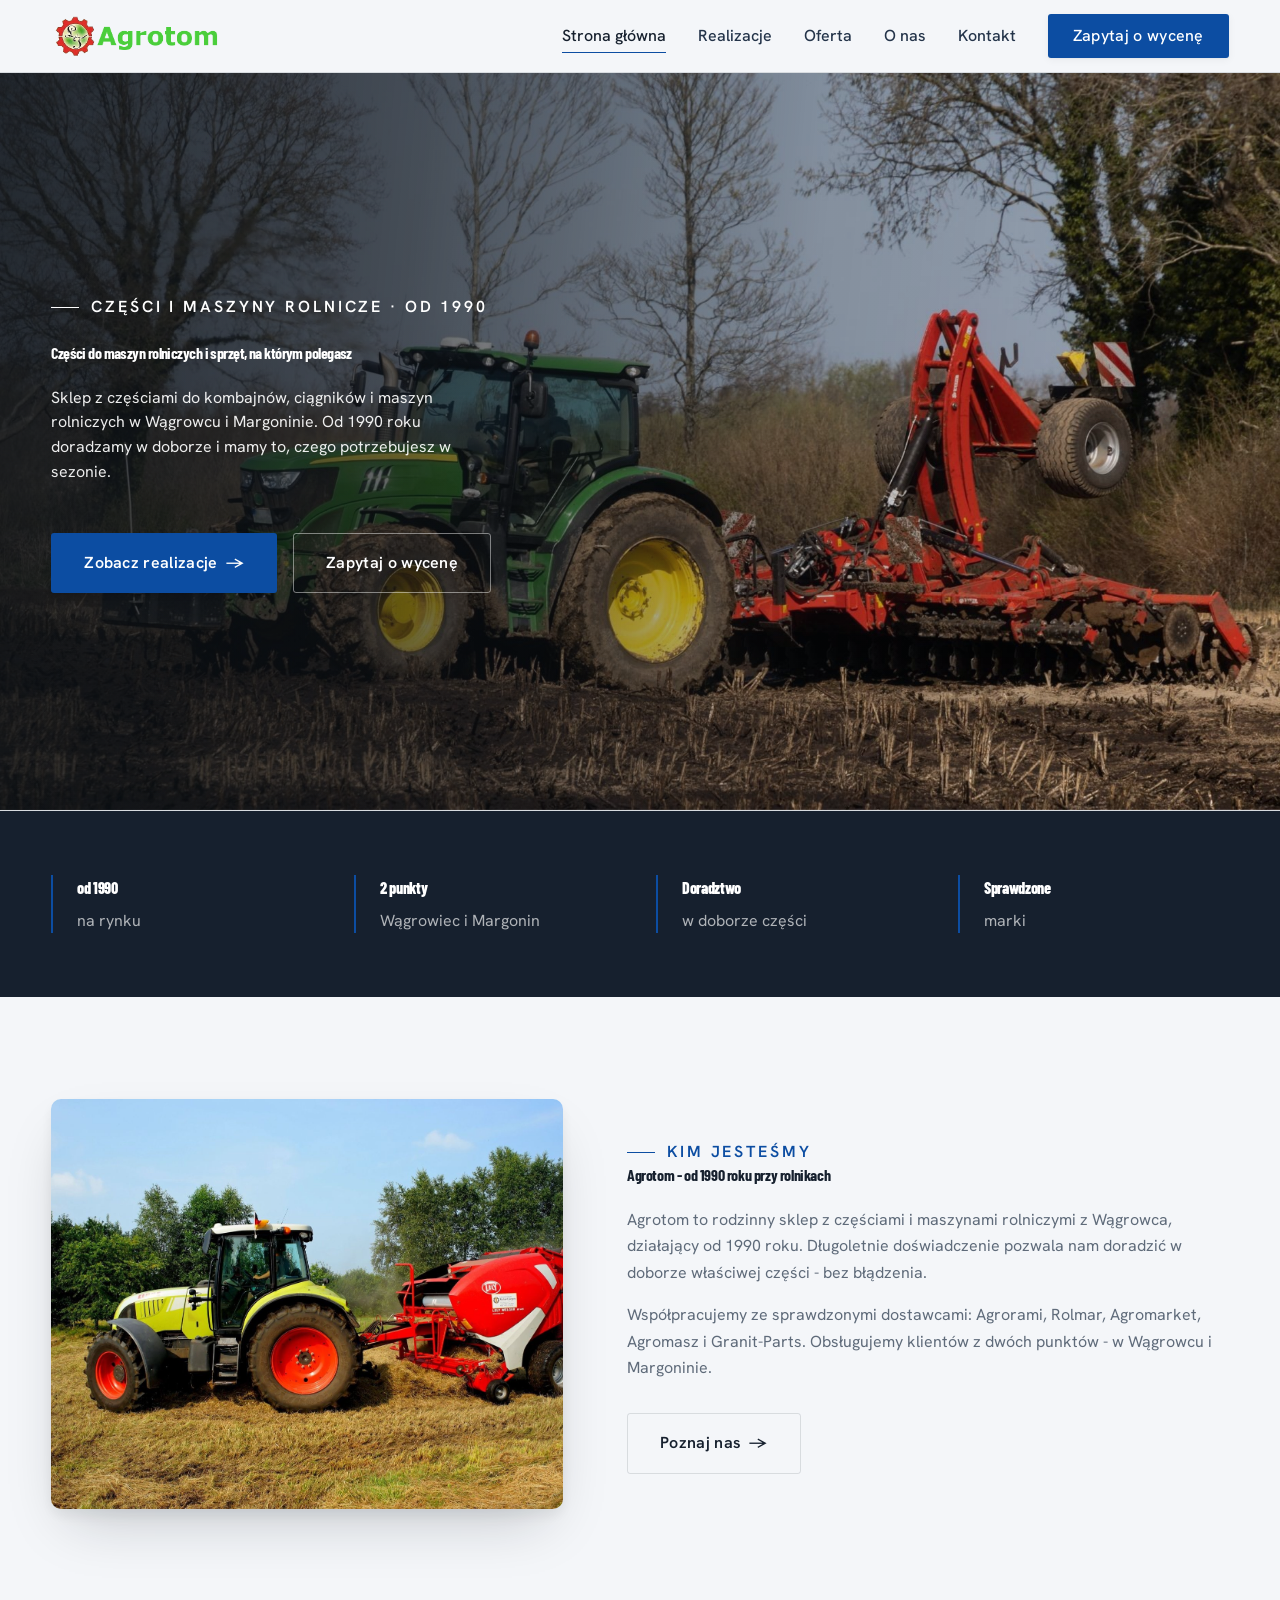
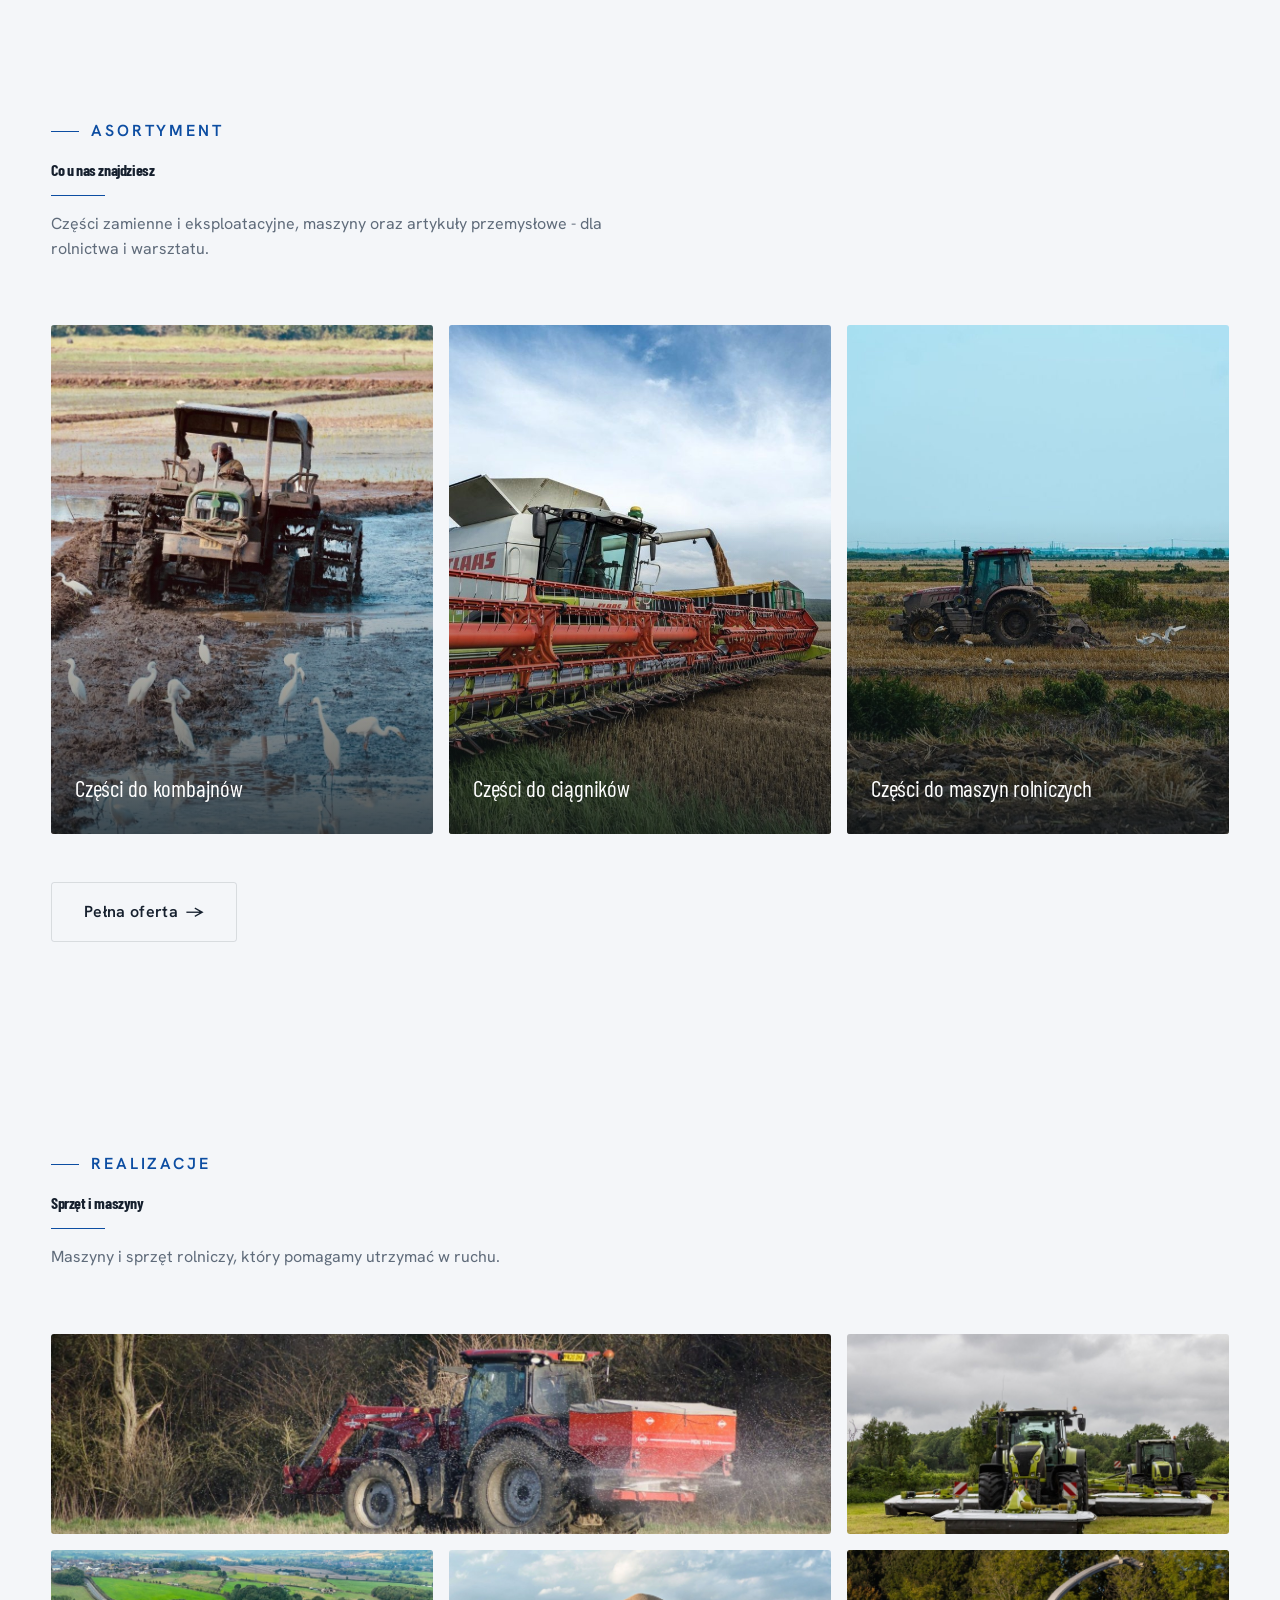
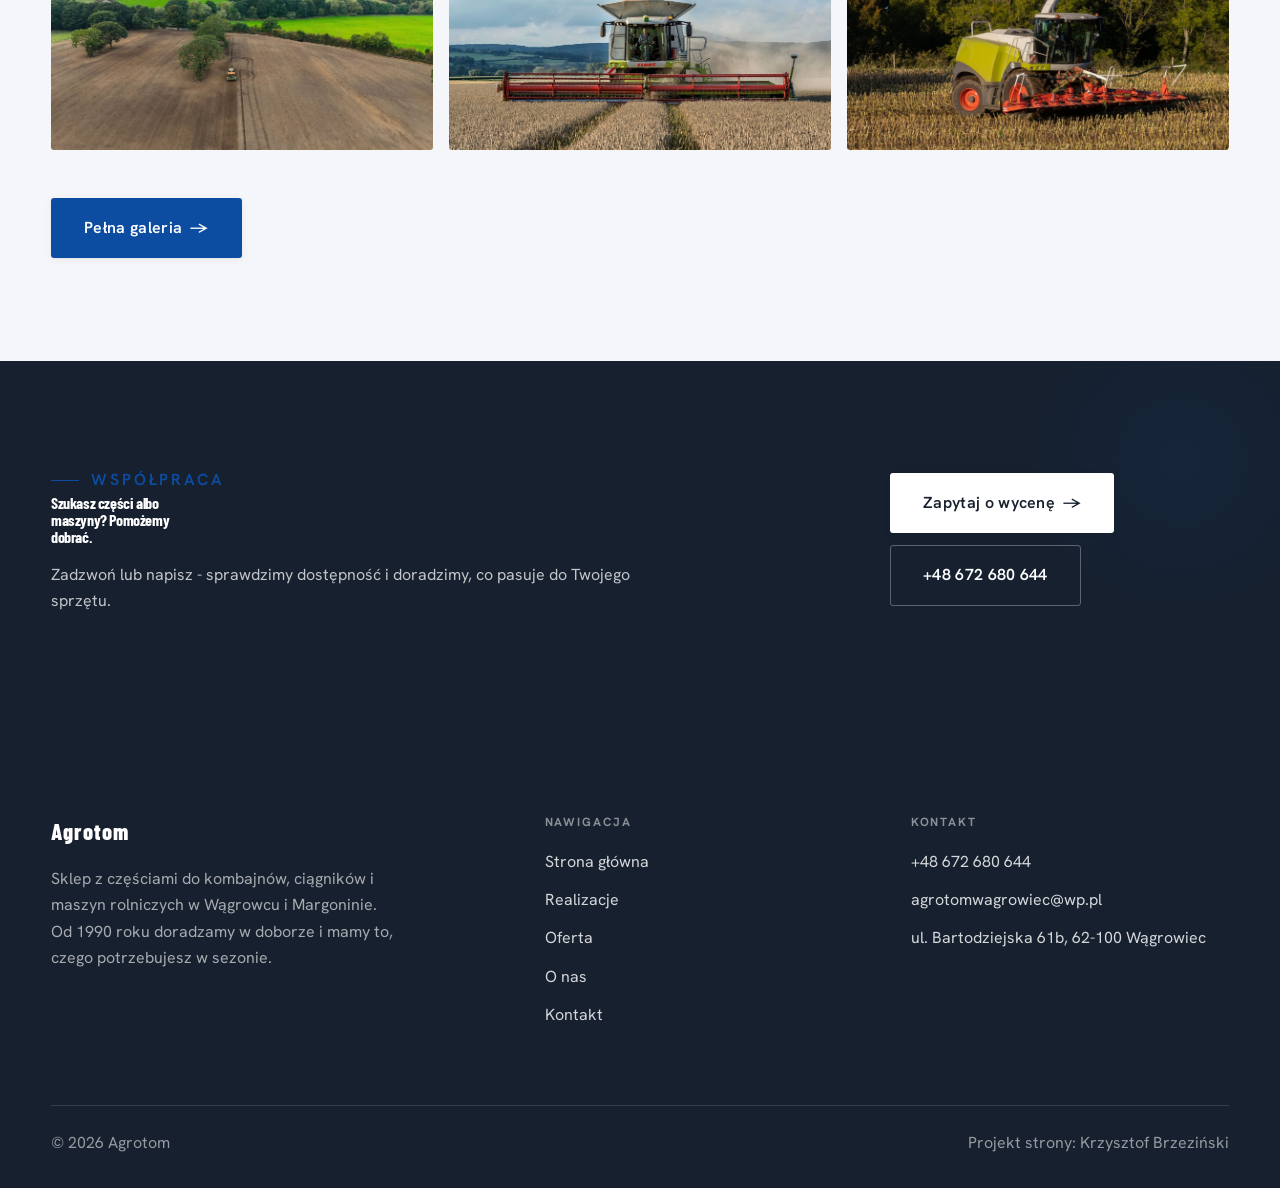
<file: index.html>
<!DOCTYPE html>
<html lang="pl">
<head>
<meta charset="UTF-8">
<meta name="viewport" content="width=device-width, initial-scale=1.0">
<title>Agrotom</title>
<meta name="description" content="Agrotom - solidne usługi w okolicy: instalacje, naprawy, awarie i montaż. Wycena przed pracą, sprawny dojazd, gwarancja na pracę. Zadzwoń i umów termin.">
<link rel="preconnect" href="https://fonts.googleapis.com">
<link rel="preconnect" href="https://fonts.gstatic.com" crossorigin>
<link href="https://fonts.googleapis.com/css2?family=Barlow+Condensed:wght@500;600;700&family=Hanken+Grotesk:wght@400;500;600&display=swap" rel="stylesheet">
<link rel="stylesheet" href="assets/styles.css">
</head>
<body>

<header class="nav">
  <div class="wrap nav-inner">
    <a class="brand brand-has-logo" href="index.html"><img class="brand-logo" src="img/logo.png" alt="Agrotom"></a>
    <nav class="nav-links">
      <a href="index.html" class="active">Strona główna</a>
      <a href="realizacje.html">Realizacje</a>
      <a href="oferta.html">Oferta</a>
      <a href="o-nas.html">O nas</a>
      <a href="kontakt.html">Kontakt</a>
      <a href="kontakt.html" class="btn btn-accent">Zapytaj o wycenę</a>
    </nav>
    <button class="nav-toggle" aria-label="Menu"><span></span><span></span><span></span></button>
  </div>
</header>

<section class="hero-cine">
  <img src="img/hero.jpg" alt="Agrotom - Części do maszyn rolniczych i sprzęt, na którym polegasz">
  <div class="wrap">
    <div class="hero-copy">
      <span class="eyebrow">Części i maszyny rolnicze · od 1990</span>
      <h1>Części do maszyn rolniczych i sprzęt, na którym polegasz</h1>
      <p class="lead">Sklep z częściami do kombajnów, ciągników i maszyn rolniczych w Wągrowcu i Margoninie. Od 1990 roku doradzamy w doborze i mamy to, czego potrzebujesz w sezonie.</p>
      <div class="hero-actions">
        <a href="realizacje.html" class="btn btn-accent">Zobacz realizacje <span class="arr">→</span></a>
        <a href="kontakt.html" class="btn btn-ghost" style="color:#fff;border-color:rgba(255,255,255,.45)">Zapytaj o wycenę</a>
      </div>
    </div>
  </div>
</section>
<section class="strip" style="padding-block:0">
  <div class="wrap">
    <div class="item reveal"><div class="k">od 1990</div><div class="v">na rynku</div></div>
    <div class="item reveal"><div class="k">2 punkty</div><div class="v">Wągrowiec i Margonin</div></div>
    <div class="item reveal"><div class="k">Doradztwo</div><div class="v">w doborze części</div></div>
    <div class="item reveal"><div class="k">Sprawdzone</div><div class="v">marki</div></div>
  </div>
</section>
<section>
  <div class="wrap split">
    <div class="split-art reveal"><img src="img/g1.jpg" alt="Agrotom - realizacja" loading="lazy"></div>
    <div class="split-copy reveal">
      <span class="eyebrow">Kim jesteśmy</span>
      <h2>Agrotom - od 1990 roku przy rolnikach</h2>
      <p class="muted">Agrotom to rodzinny sklep z częściami i maszynami rolniczymi z Wągrowca, działający od 1990 roku. Długoletnie doświadczenie pozwala nam doradzić w doborze właściwej części - bez błądzenia.</p>
      <p class="muted">Współpracujemy ze sprawdzonymi dostawcami: Agrorami, Rolmar, Agromarket, Agromasz i Granit-Parts. Obsługujemy klientów z dwóch punktów - w Wągrowcu i Margoninie.</p>
      <a href="o-nas.html" class="btn btn-ghost">Poznaj nas <span class="arr">→</span></a>
    </div>
  </div>
</section>
<section>
  <div class="wrap">
    <div class="head reveal">
      <span class="eyebrow">Asortyment</span>
      <h2>Co u nas znajdziesz</h2>
      <p>Części zamienne i eksploatacyjne, maszyny oraz artykuły przemysłowe - dla rolnictwa i warsztatu.</p>
    </div>
    <div class="gateways">
      <a href="oferta.html" class="gateway reveal"><img src="img/g2.jpg" alt="Części do kombajnów" loading="lazy"><span class="g-ttl">Części do kombajnów</span></a>
      <a href="oferta.html" class="gateway reveal"><img src="img/g3.jpg" alt="Części do ciągników" loading="lazy"><span class="g-ttl">Części do ciągników</span></a>
      <a href="oferta.html" class="gateway reveal"><img src="img/g4.jpg" alt="Części do maszyn rolniczych" loading="lazy"><span class="g-ttl">Części do maszyn rolniczych</span></a>
    </div>
    <div style="margin-top:var(--space-7)" class="reveal"><a href="oferta.html" class="btn btn-ghost">Pełna oferta <span class="arr">→</span></a></div>
  </div>
</section>
<section>
  <div class="wrap">
    <div class="head reveal">
      <span class="eyebrow">Realizacje</span>
      <h2>Sprzęt i maszyny</h2>
      <p>Maszyny i sprzęt rolniczy, który pomagamy utrzymać w ruchu.</p>
    </div>
    <div class="gallery">
      <div class="tile t-two3 reveal"><img src="img/g5.jpg" alt="Instalacja" loading="lazy"><div class="cap">Instalacja</div></div>
      <div class="tile t-third reveal"><img src="img/g6.jpg" alt="Naprawa awarii" loading="lazy"><div class="cap">Naprawa awarii</div></div>
      <div class="tile t-third reveal"><img src="img/g7.jpg" alt="Montaż osprzętu" loading="lazy"><div class="cap">Montaż osprzętu</div></div>
      <div class="tile t-third reveal"><img src="img/g8.jpg" alt="Ekipa przy pracy" loading="lazy"><div class="cap">Ekipa przy pracy</div></div>
      <div class="tile t-third reveal"><img src="img/g9.jpg" alt="Przed i po" loading="lazy"><div class="cap">Przed i po</div></div>
    </div>
    <div style="margin-top:var(--space-7)" class="reveal"><a href="realizacje.html" class="btn btn-accent">Pełna galeria <span class="arr">→</span></a></div>
  </div>
</section>
<section class="cta">
  <div class="wrap">
    <div class="reveal">
      <span class="eyebrow">Współpraca</span>
      <h2>Szukasz części albo maszyny? Pomożemy dobrać.</h2>
      <p>Zadzwoń lub napisz - sprawdzimy dostępność i doradzimy, co pasuje do Twojego sprzętu.</p>
    </div>
    <div class="cta-actions reveal">
      <a href="kontakt.html" class="btn btn-light">Zapytaj o wycenę <span class="arr">→</span></a>
      <a href="tel:+48672680644" class="btn btn-ghost" style="color:#fff;border-color:rgba(255,255,255,.3)">+48 672 680 644</a>
    </div>
  </div>
</section>

<footer>
  <div class="wrap">
    <div class="foot-grid">
      <div class="foot-brand">
        <div class="name">Agrotom</div>
        <p>Sklep z częściami do kombajnów, ciągników i maszyn rolniczych w Wągrowcu i Margoninie. Od 1990 roku doradzamy w doborze i mamy to, czego potrzebujesz w sezonie.</p>
      </div>
      <div class="foot-col">
        <h4>Nawigacja</h4>
        <a href="index.html">Strona główna</a>
        <a href="realizacje.html">Realizacje</a>
        <a href="oferta.html">Oferta</a>
        <a href="o-nas.html">O nas</a>
        <a href="kontakt.html">Kontakt</a>
      </div>
      <div class="foot-col">
        <h4>Kontakt</h4>
        <a href="tel:+48672680644">+48 672 680 644</a>
        <a href="mailto:agrotomwagrowiec@wp.pl">agrotomwagrowiec@wp.pl</a>
        <p>ul. Bartodziejska 61b, 62-100 Wągrowiec</p>
      </div>
    </div>
    <div class="foot-bot">
      <span>© 2026 Agrotom</span>
      <span>Projekt strony: Krzysztof Brzeziński</span>
    </div>
  </div>
</footer>


<script src="assets/main.js"></script>
</body>
</html>
</file>
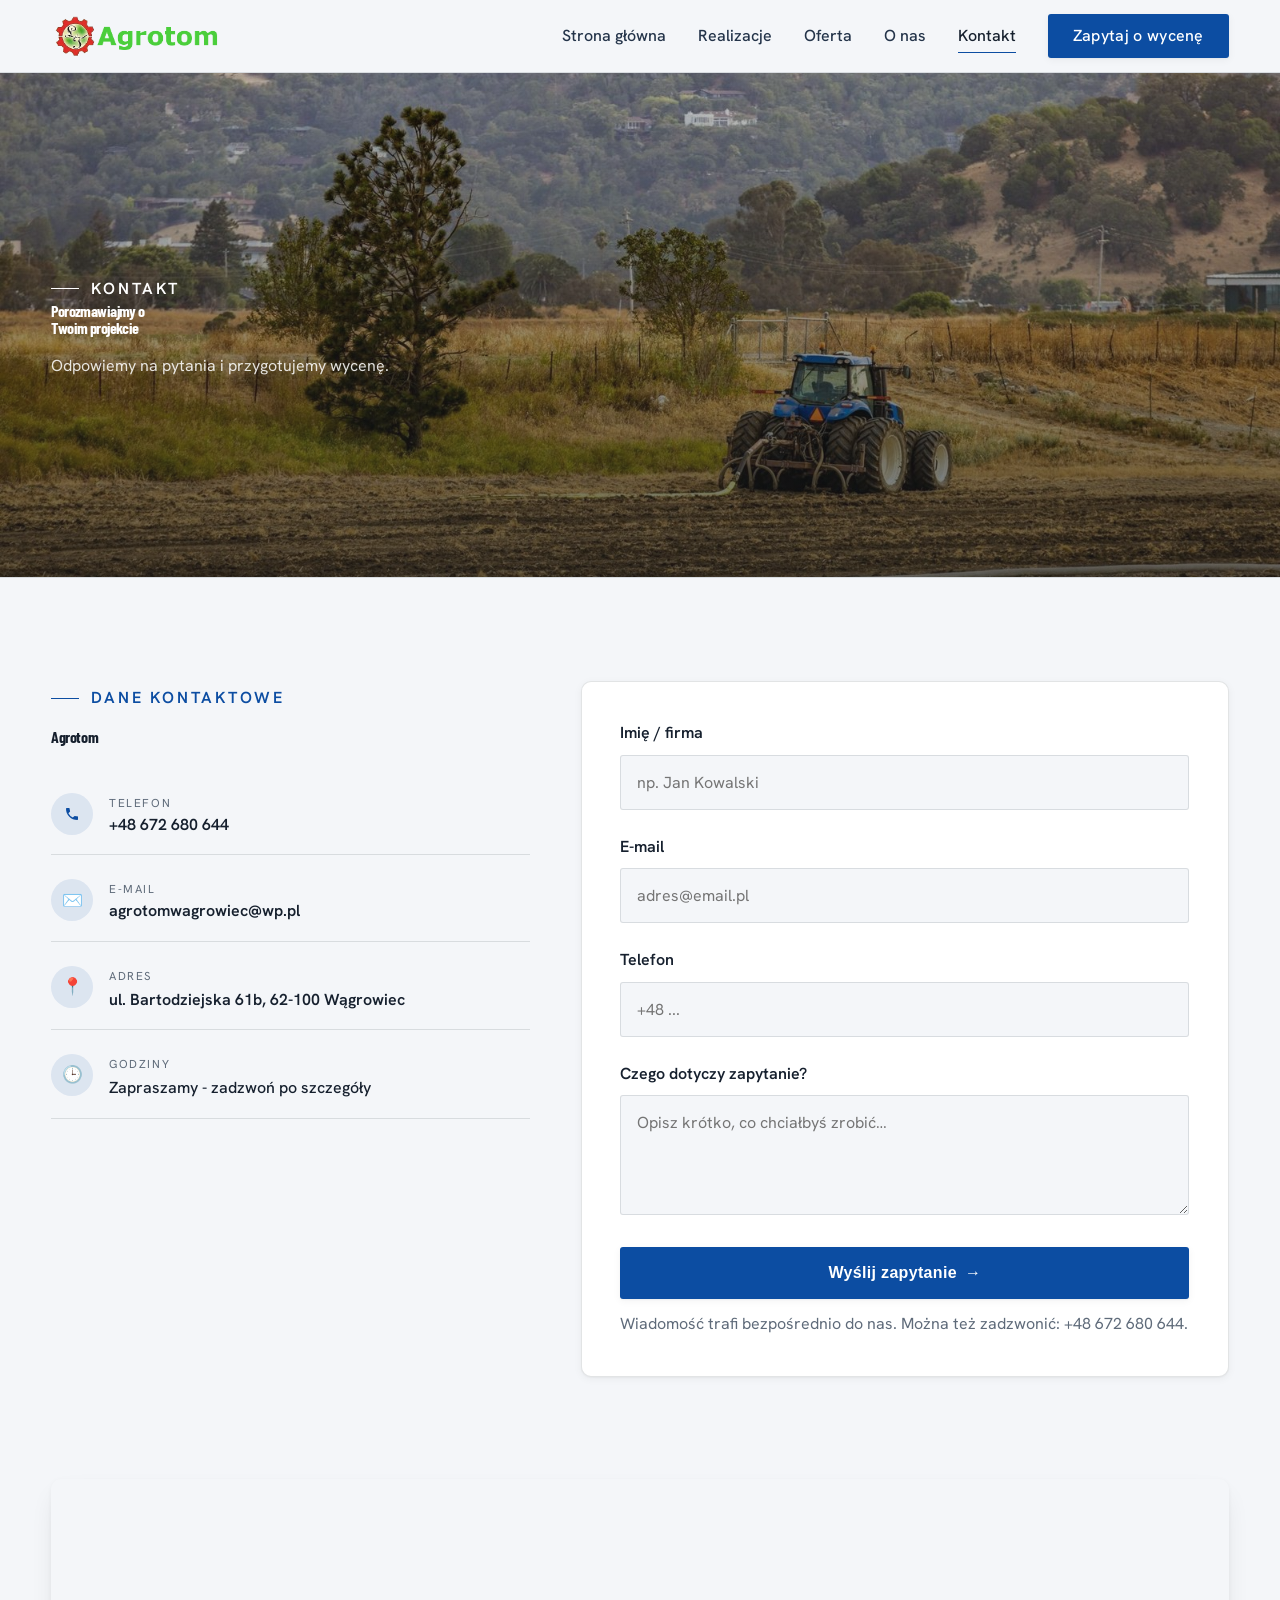
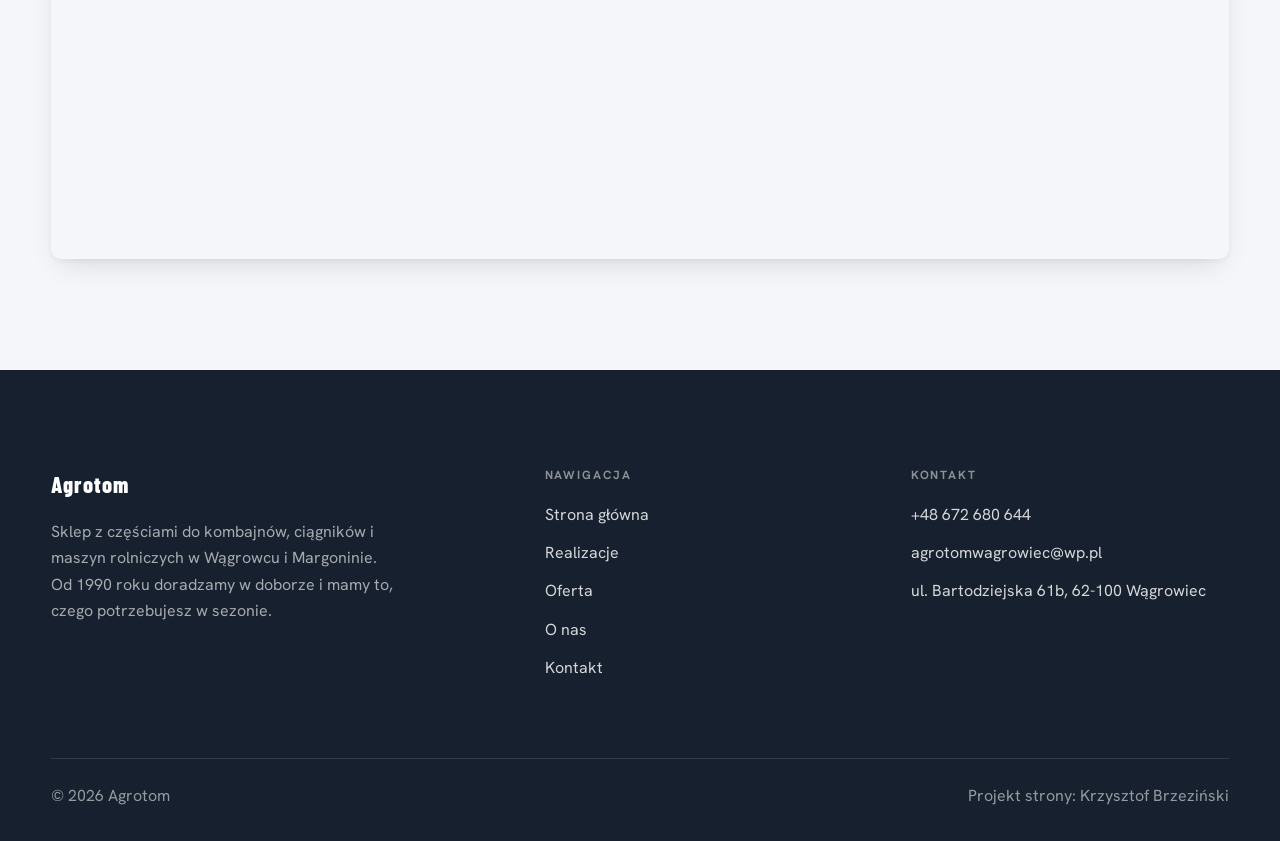
<file: kontakt.html>
<!DOCTYPE html>
<html lang="pl">
<head>
<meta charset="UTF-8">
<meta name="viewport" content="width=device-width, initial-scale=1.0">
<title>Kontakt - Agrotom</title>
<meta name="description" content="Kontakt Agrotom - ul. Bartodziejska 61b, 62-100 Wągrowiec">
<link rel="preconnect" href="https://fonts.googleapis.com">
<link rel="preconnect" href="https://fonts.gstatic.com" crossorigin>
<link href="https://fonts.googleapis.com/css2?family=Barlow+Condensed:wght@500;600;700&family=Hanken+Grotesk:wght@400;500;600&display=swap" rel="stylesheet">
<link rel="stylesheet" href="assets/styles.css">
</head>
<body>

<header class="nav">
  <div class="wrap nav-inner">
    <a class="brand brand-has-logo" href="index.html"><img class="brand-logo" src="img/logo.png" alt="Agrotom"></a>
    <nav class="nav-links">
      <a href="index.html">Strona główna</a>
      <a href="realizacje.html">Realizacje</a>
      <a href="oferta.html">Oferta</a>
      <a href="o-nas.html">O nas</a>
      <a href="kontakt.html" class="active">Kontakt</a>
      <a href="kontakt.html" class="btn btn-accent">Zapytaj o wycenę</a>
    </nav>
    <button class="nav-toggle" aria-label="Menu"><span></span><span></span><span></span></button>
  </div>
</header>

<section class="pagehead">
  <img src="img/g14.jpg" alt="Agrotom - Porozmawiajmy o Twoim projekcie">
  <div class="wrap">
    <span class="eyebrow">Kontakt</span>
    <h1>Porozmawiajmy o Twoim projekcie</h1>
    <p>Odpowiemy na pytania i przygotujemy wycenę.</p>
  </div>
</section>
<section>
  <div class="wrap contact-grid">
    <div class="reveal">
      <span class="eyebrow">Dane kontaktowe</span>
      <h2 style="margin:var(--space-4) 0 var(--space-6)">Agrotom</h2>
      <div class="info-list">
        <div class="info-row"><div class="ic"><svg class="ico-tel" width="16" height="16" viewBox="0 0 24 24" fill="none" aria-hidden="true"><path d="M6.6 10.8a15.5 15.5 0 0 0 6.6 6.6l2.2-2.2a1 1 0 0 1 1-.24 11.4 11.4 0 0 0 3.6.58 1 1 0 0 1 1 1V20a1 1 0 0 1-1 1A17 17 0 0 1 3 4a1 1 0 0 1 1-1h3.5a1 1 0 0 1 1 1c0 1.25.2 2.46.58 3.6a1 1 0 0 1-.25 1l-2.23 2.2Z" fill="currentColor"/></svg></div><div><div class="lbl">Telefon</div><a class="val" href="tel:+48672680644">+48 672 680 644</a></div></div>
        <div class="info-row"><div class="ic">✉️</div><div><div class="lbl">E-mail</div><a class="val" href="mailto:agrotomwagrowiec@wp.pl">agrotomwagrowiec@wp.pl</a></div></div>
        <div class="info-row"><div class="ic">📍</div><div><div class="lbl">Adres</div><div class="val">ul. Bartodziejska 61b, 62-100 Wągrowiec</div></div></div>
        <div class="info-row"><div class="ic">🕒</div><div><div class="lbl">Godziny</div><div class="val" style="font-weight:500">Zapraszamy - zadzwoń po szczegóły</div></div></div>
      </div>
    </div>
    <div class="reveal">
      <form class="form" action="https://formsubmit.co/agrotomwagrowiec@wp.pl" method="POST">
        <input type="hidden" name="_subject" value="Zapytanie ze strony Agrotom">
        <input type="hidden" name="_captcha" value="false">
        <input type="hidden" name="_template" value="table">
        <div class="fld"><label for="name">Imię / firma</label><input id="name" name="name" type="text" placeholder="np. Jan Kowalski" required></div>
        <div class="fld"><label for="email">E-mail</label><input id="email" name="email" type="email" placeholder="adres@email.pl" required></div>
        <div class="fld"><label for="phone">Telefon</label><input id="phone" name="phone" type="tel" placeholder="+48 ..."></div>
        <div class="fld"><label for="msg">Czego dotyczy zapytanie?</label><textarea id="msg" name="message" placeholder="Opisz krótko, co chciałbyś zrobić…" required></textarea></div>
        <button type="submit" class="btn btn-accent" style="width:100%;justify-content:center">Wyślij zapytanie <span class="arr">→</span></button>
        <p class="note">Wiadomość trafi bezpośrednio do nas. Można też zadzwonić: +48 672 680 644.</p>
      </form>
    </div>
  </div>
</section>
<section style="padding-top:0">
  <div class="wrap reveal">
    <iframe class="map" title="Agrotom - Wągrowiec" src="https://maps.google.com/maps?q=Agrotom%20W%C4%85growiec&z=15&output=embed" loading="lazy" referrerpolicy="no-referrer-when-downgrade"></iframe>
  </div>
</section>

<footer>
  <div class="wrap">
    <div class="foot-grid">
      <div class="foot-brand">
        <div class="name">Agrotom</div>
        <p>Sklep z częściami do kombajnów, ciągników i maszyn rolniczych w Wągrowcu i Margoninie. Od 1990 roku doradzamy w doborze i mamy to, czego potrzebujesz w sezonie.</p>
      </div>
      <div class="foot-col">
        <h4>Nawigacja</h4>
        <a href="index.html">Strona główna</a>
        <a href="realizacje.html">Realizacje</a>
        <a href="oferta.html">Oferta</a>
        <a href="o-nas.html">O nas</a>
        <a href="kontakt.html">Kontakt</a>
      </div>
      <div class="foot-col">
        <h4>Kontakt</h4>
        <a href="tel:+48672680644">+48 672 680 644</a>
        <a href="mailto:agrotomwagrowiec@wp.pl">agrotomwagrowiec@wp.pl</a>
        <p>ul. Bartodziejska 61b, 62-100 Wągrowiec</p>
      </div>
    </div>
    <div class="foot-bot">
      <span>© 2026 Agrotom</span>
      <span>Projekt strony: Krzysztof Brzeziński</span>
    </div>
  </div>
</footer>


<script src="assets/main.js"></script>
</body>
</html>
</file>
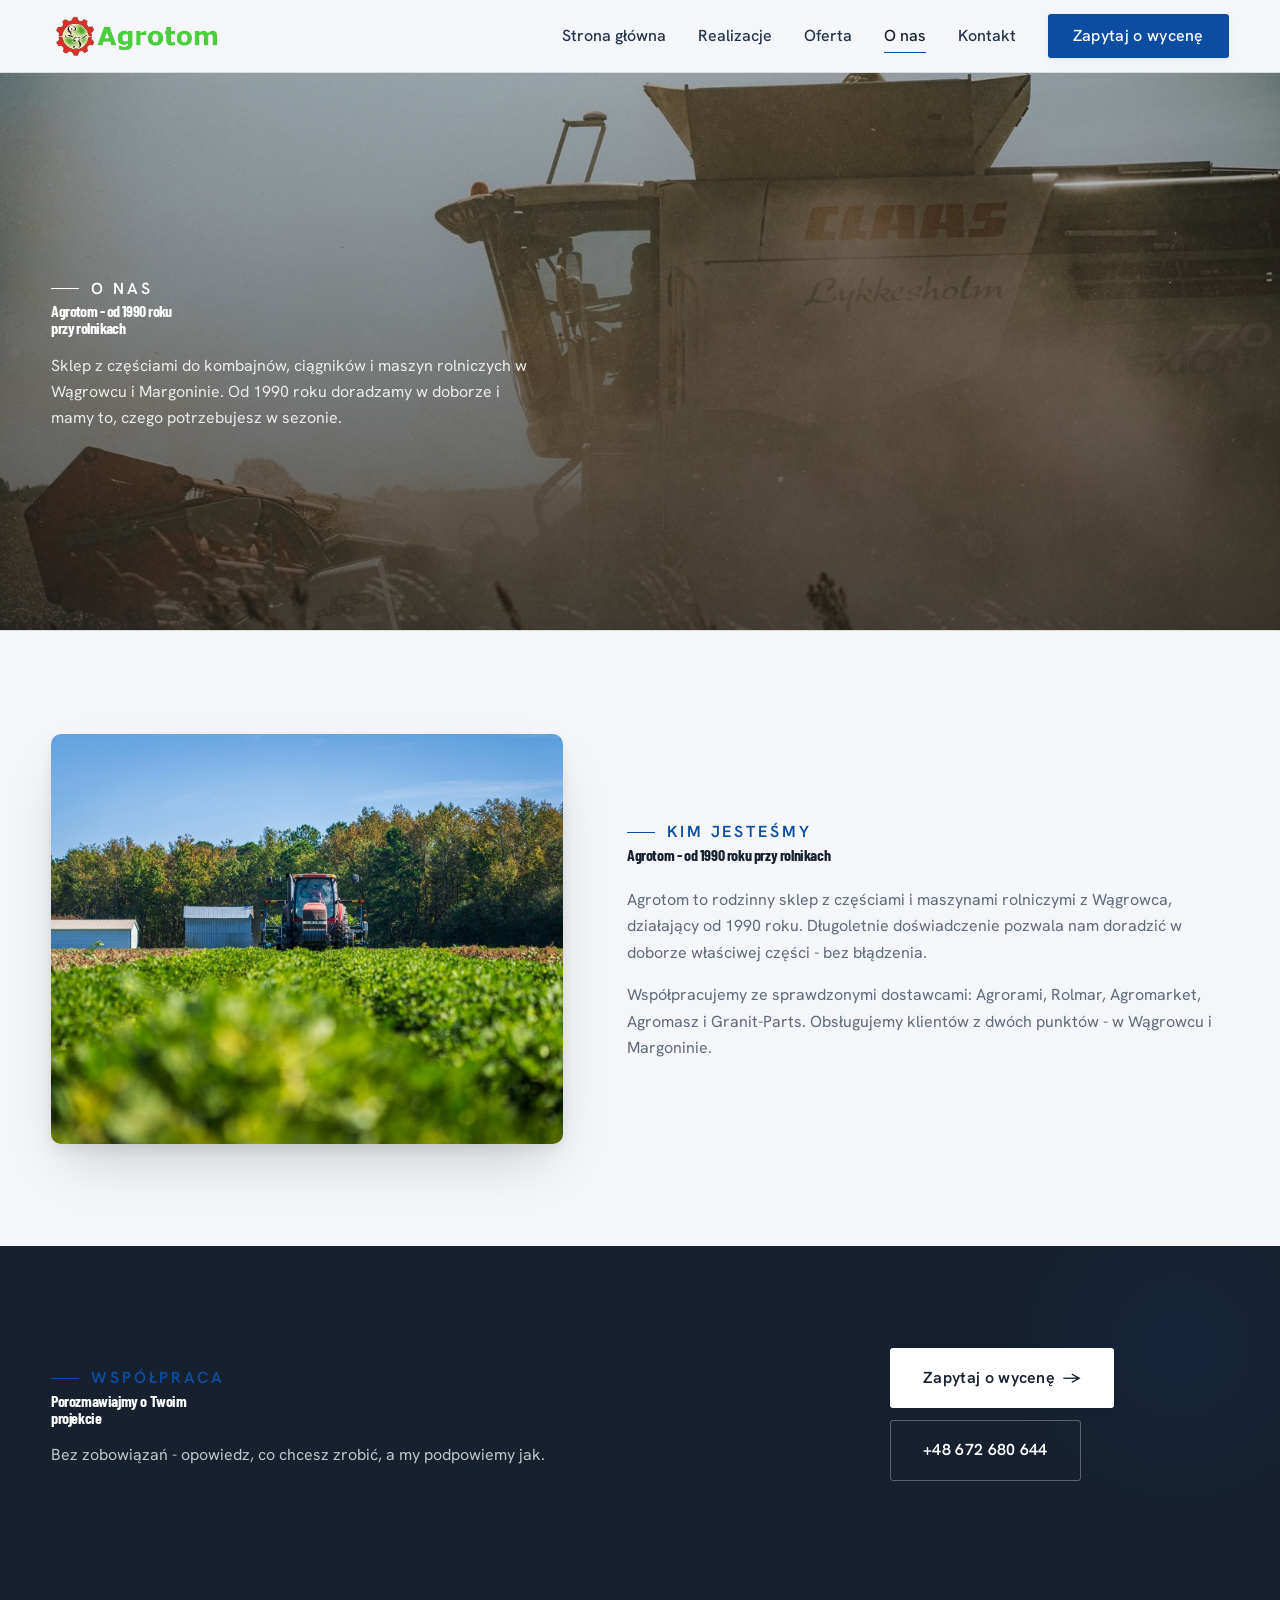
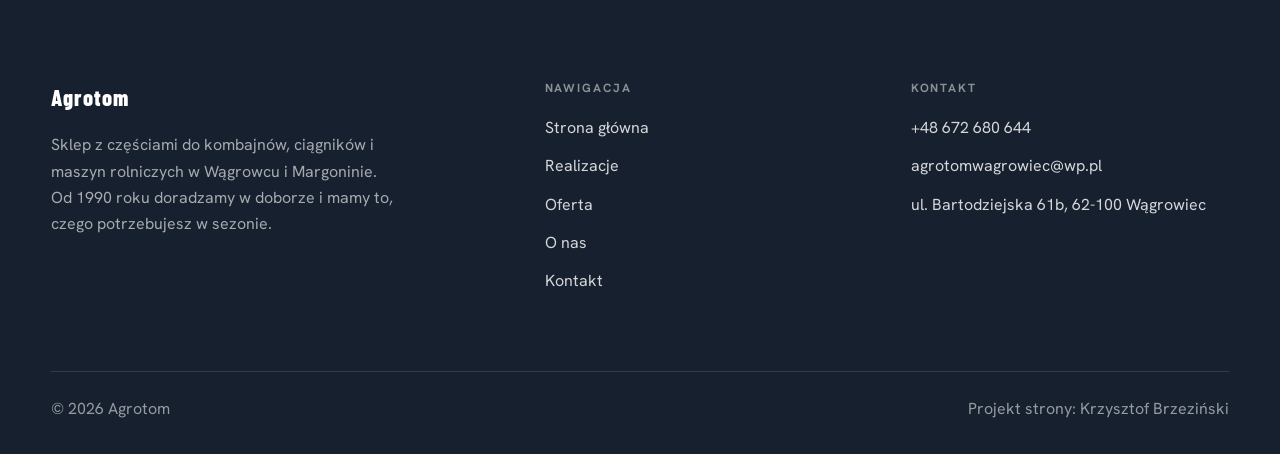
<file: o-nas.html>
<!DOCTYPE html>
<html lang="pl">
<head>
<meta charset="UTF-8">
<meta name="viewport" content="width=device-width, initial-scale=1.0">
<title>O nas - Agrotom</title>
<meta name="description" content="Agrotom - solidne usługi w okolicy: instalacje, naprawy, awarie i montaż. Wycena przed pracą, sprawny dojazd, gwarancja na pracę. Zadzwoń i umów termin.">
<link rel="preconnect" href="https://fonts.googleapis.com">
<link rel="preconnect" href="https://fonts.gstatic.com" crossorigin>
<link href="https://fonts.googleapis.com/css2?family=Barlow+Condensed:wght@500;600;700&family=Hanken+Grotesk:wght@400;500;600&display=swap" rel="stylesheet">
<link rel="stylesheet" href="assets/styles.css">
</head>
<body>

<header class="nav">
  <div class="wrap nav-inner">
    <a class="brand brand-has-logo" href="index.html"><img class="brand-logo" src="img/logo.png" alt="Agrotom"></a>
    <nav class="nav-links">
      <a href="index.html">Strona główna</a>
      <a href="realizacje.html">Realizacje</a>
      <a href="oferta.html">Oferta</a>
      <a href="o-nas.html" class="active">O nas</a>
      <a href="kontakt.html">Kontakt</a>
      <a href="kontakt.html" class="btn btn-accent">Zapytaj o wycenę</a>
    </nav>
    <button class="nav-toggle" aria-label="Menu"><span></span><span></span><span></span></button>
  </div>
</header>

<section class="pagehead">
  <img src="img/g12.jpg" alt="Agrotom - Agrotom - od 1990 roku przy rolnikach">
  <div class="wrap">
    <span class="eyebrow">O nas</span>
    <h1>Agrotom - od 1990 roku przy rolnikach</h1>
    <p>Sklep z częściami do kombajnów, ciągników i maszyn rolniczych w Wągrowcu i Margoninie. Od 1990 roku doradzamy w doborze i mamy to, czego potrzebujesz w sezonie.</p>
  </div>
</section>
<section>
  <div class="wrap split">
    <div class="split-art reveal"><img src="img/g13.jpg" alt="Agrotom" loading="lazy"></div>
    <div class="split-copy reveal">
      <span class="eyebrow">Kim jesteśmy</span>
      <h2>Agrotom - od 1990 roku przy rolnikach</h2>
      <p class="muted">Agrotom to rodzinny sklep z częściami i maszynami rolniczymi z Wągrowca, działający od 1990 roku. Długoletnie doświadczenie pozwala nam doradzić w doborze właściwej części - bez błądzenia.</p>
      <p class="muted">Współpracujemy ze sprawdzonymi dostawcami: Agrorami, Rolmar, Agromarket, Agromasz i Granit-Parts. Obsługujemy klientów z dwóch punktów - w Wągrowcu i Margoninie.</p>
    </div>
  </div>
</section>


<section class="cta">
  <div class="wrap">
    <div class="reveal">
      <span class="eyebrow">Współpraca</span>
      <h2>Porozmawiajmy o Twoim projekcie</h2>
      <p>Bez zobowiązań - opowiedz, co chcesz zrobić, a my podpowiemy jak.</p>
    </div>
    <div class="cta-actions reveal">
      <a href="kontakt.html" class="btn btn-light">Zapytaj o wycenę <span class="arr">→</span></a>
      <a href="tel:+48672680644" class="btn btn-ghost" style="color:#fff;border-color:rgba(255,255,255,.3)">+48 672 680 644</a>
    </div>
  </div>
</section>

<footer>
  <div class="wrap">
    <div class="foot-grid">
      <div class="foot-brand">
        <div class="name">Agrotom</div>
        <p>Sklep z częściami do kombajnów, ciągników i maszyn rolniczych w Wągrowcu i Margoninie. Od 1990 roku doradzamy w doborze i mamy to, czego potrzebujesz w sezonie.</p>
      </div>
      <div class="foot-col">
        <h4>Nawigacja</h4>
        <a href="index.html">Strona główna</a>
        <a href="realizacje.html">Realizacje</a>
        <a href="oferta.html">Oferta</a>
        <a href="o-nas.html">O nas</a>
        <a href="kontakt.html">Kontakt</a>
      </div>
      <div class="foot-col">
        <h4>Kontakt</h4>
        <a href="tel:+48672680644">+48 672 680 644</a>
        <a href="mailto:agrotomwagrowiec@wp.pl">agrotomwagrowiec@wp.pl</a>
        <p>ul. Bartodziejska 61b, 62-100 Wągrowiec</p>
      </div>
    </div>
    <div class="foot-bot">
      <span>© 2026 Agrotom</span>
      <span>Projekt strony: Krzysztof Brzeziński</span>
    </div>
  </div>
</footer>


<script src="assets/main.js"></script>
</body>
</html>
</file>
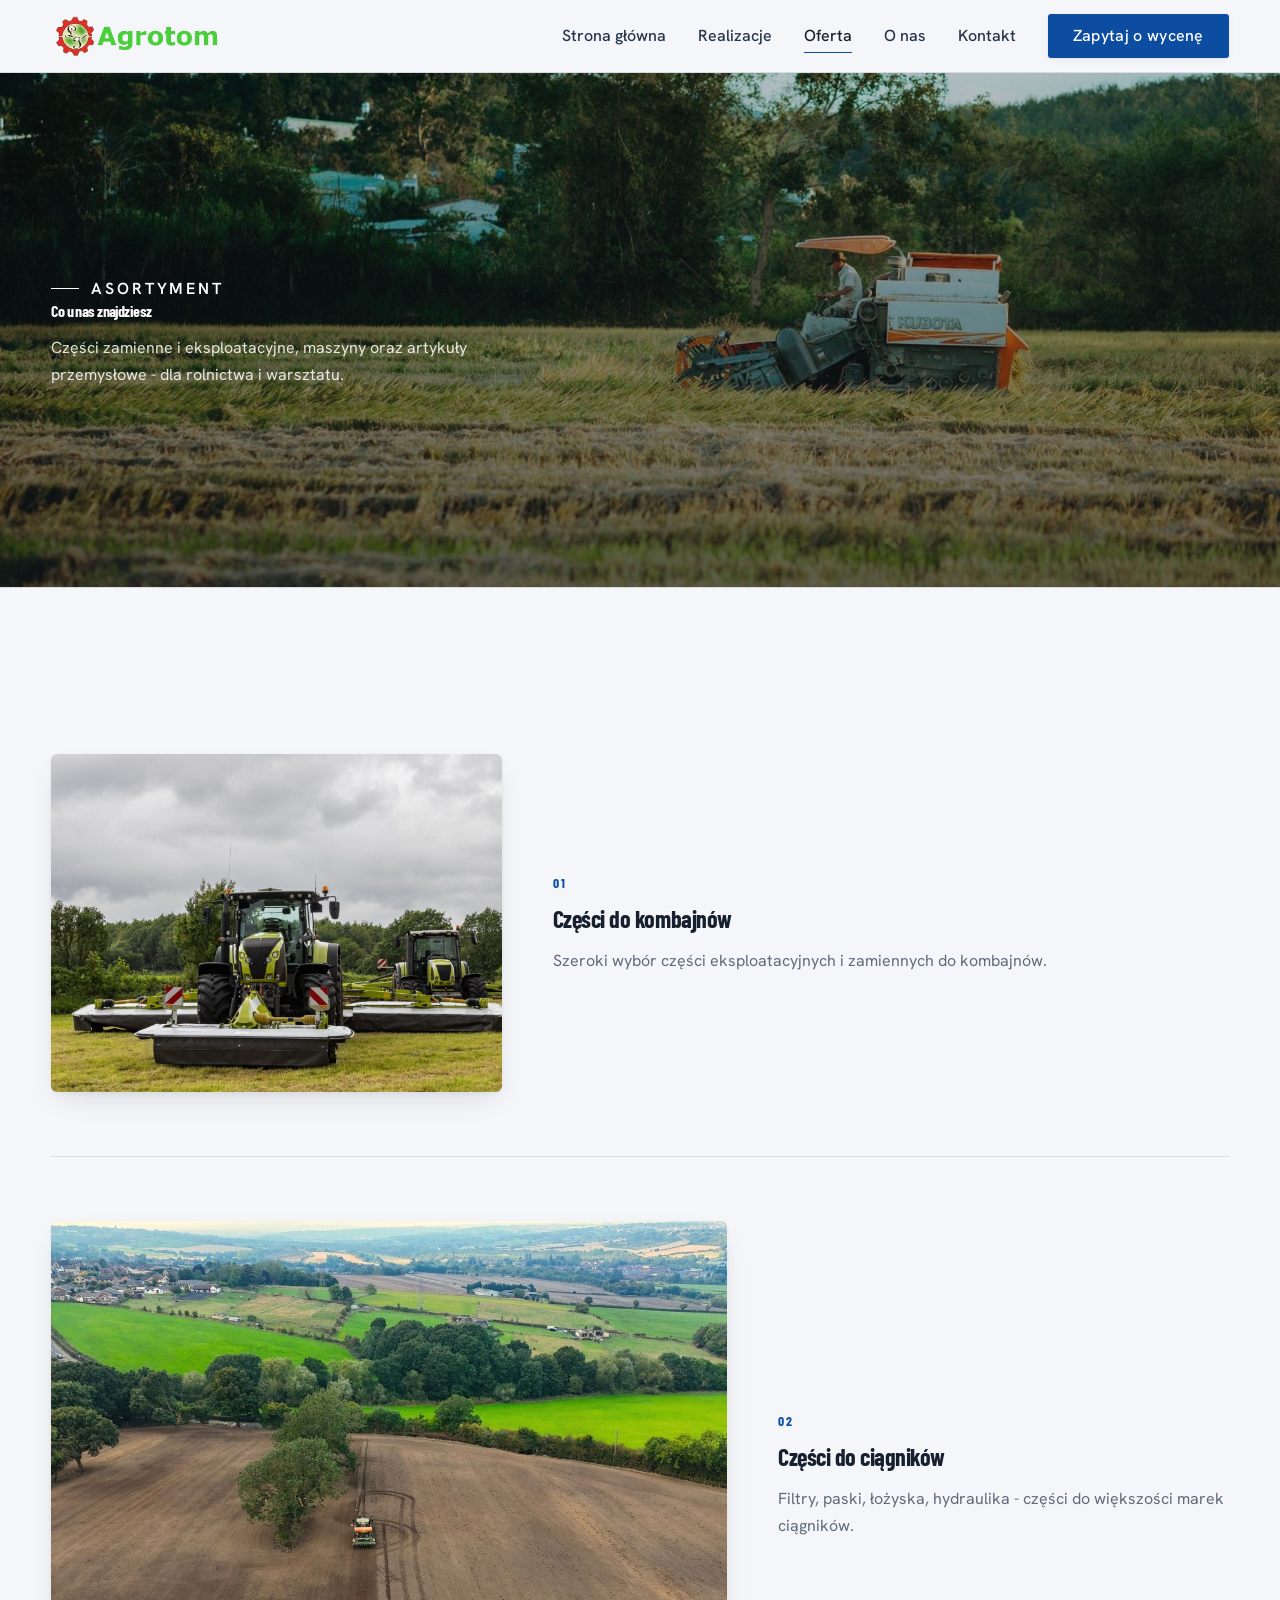
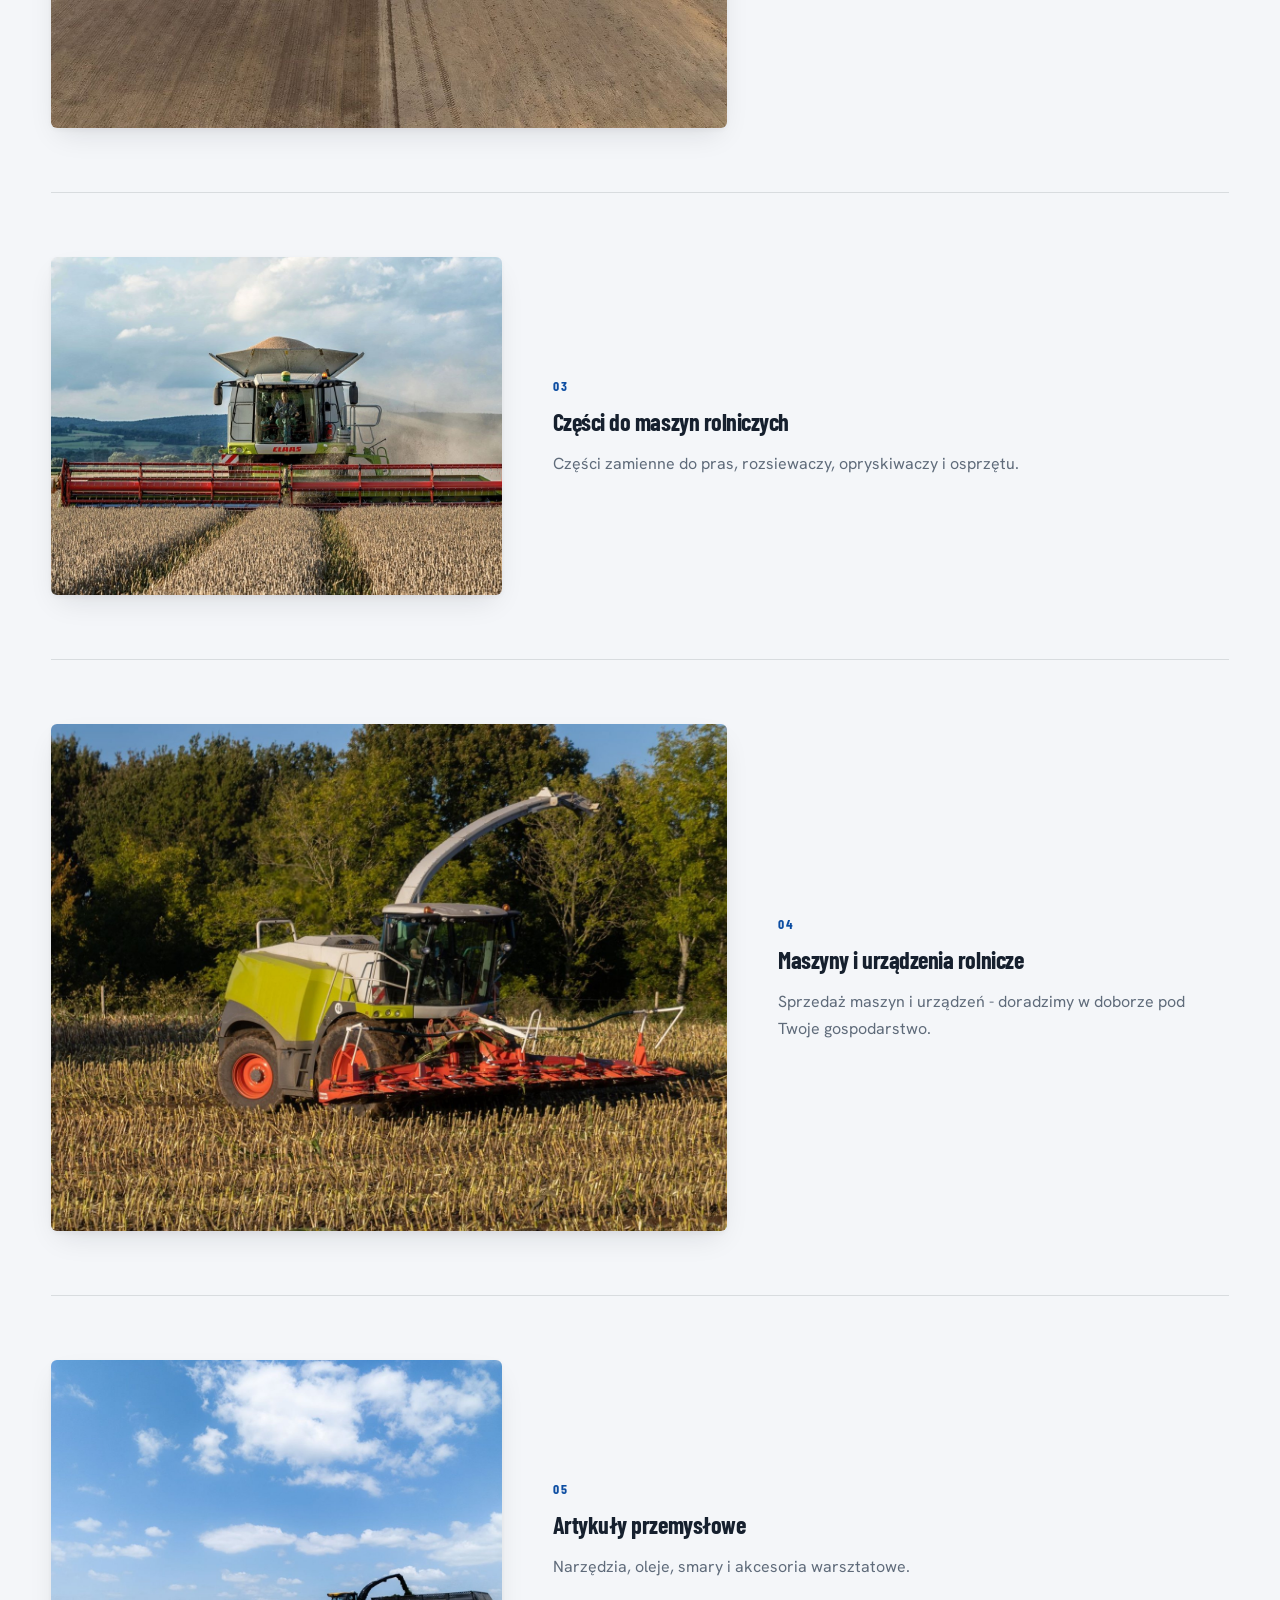
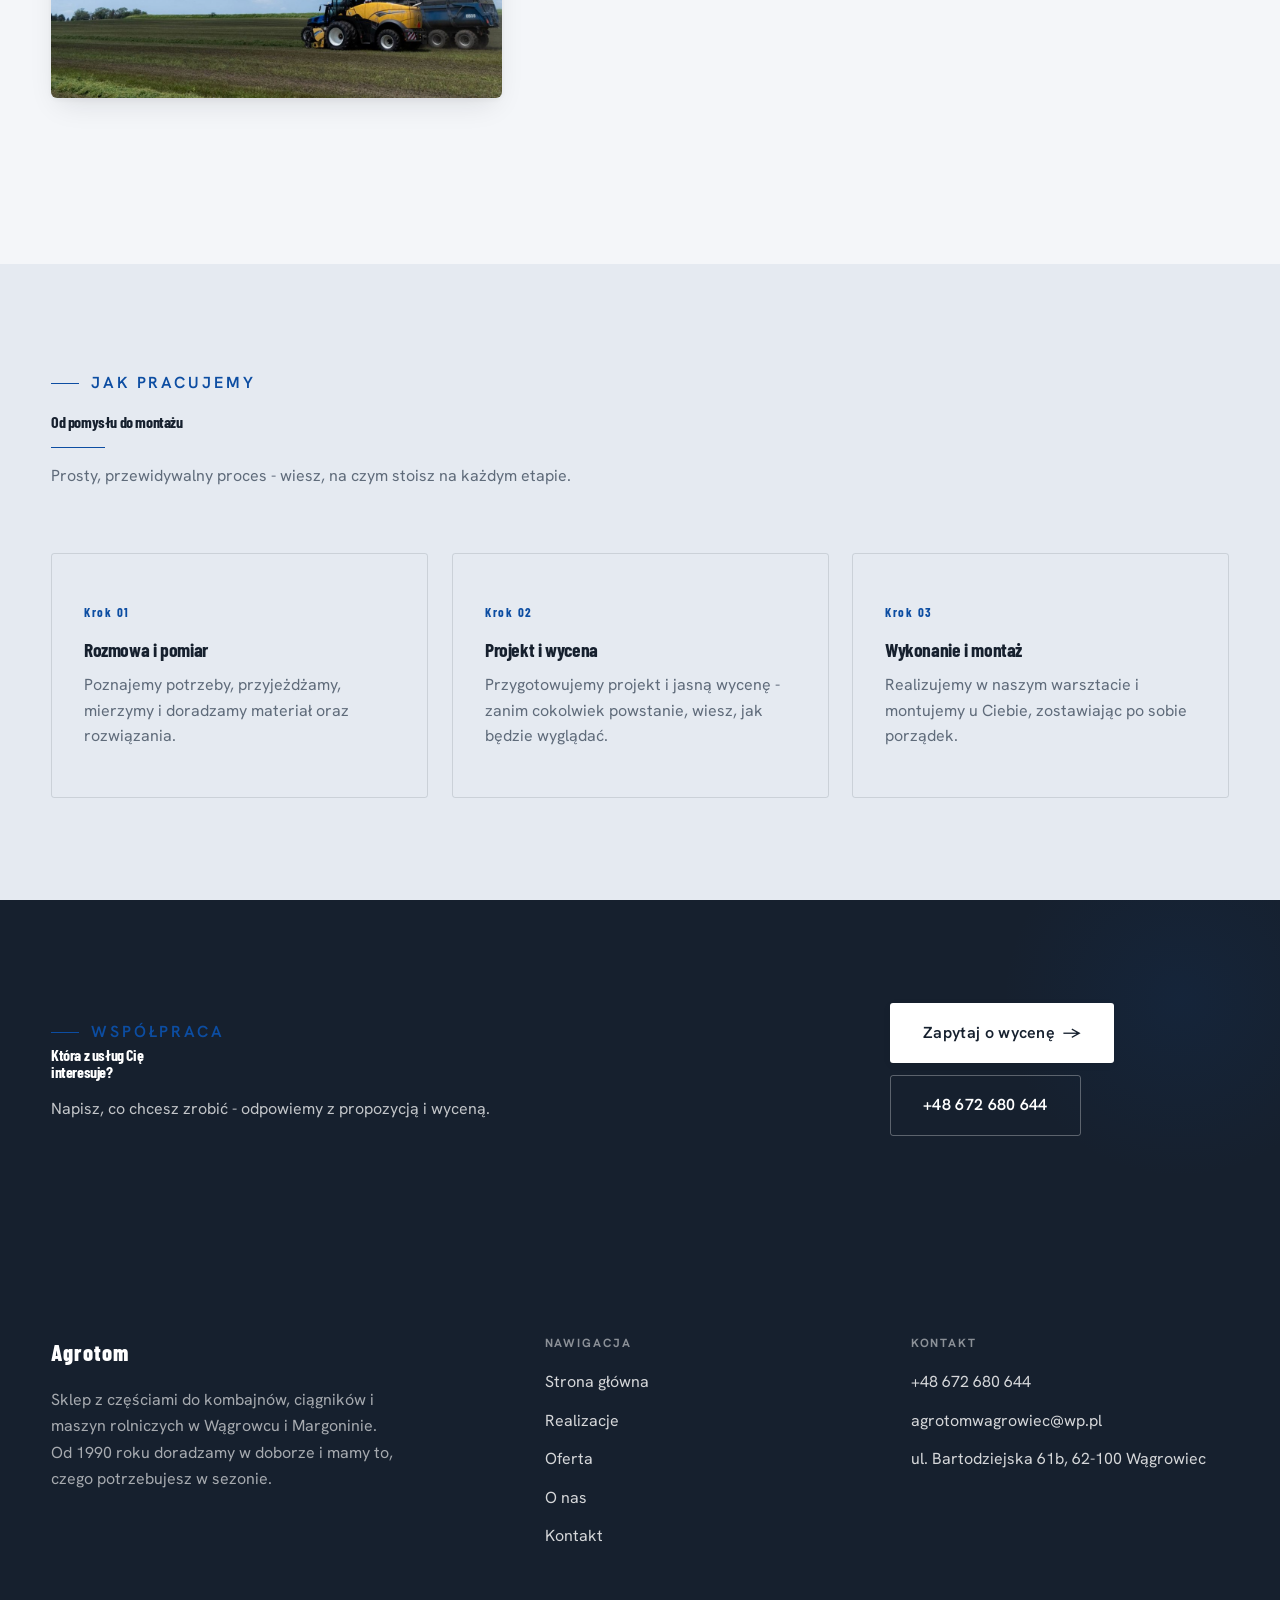
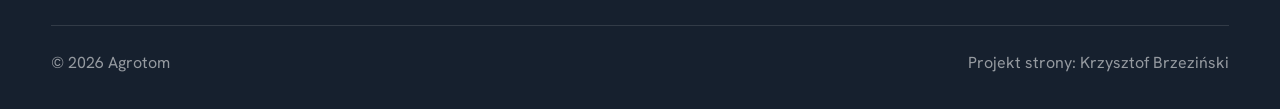
<file: oferta.html>
<!DOCTYPE html>
<html lang="pl">
<head>
<meta charset="UTF-8">
<meta name="viewport" content="width=device-width, initial-scale=1.0">
<title>Oferta - Agrotom</title>
<meta name="description" content="Agrotom - solidne usługi w okolicy: instalacje, naprawy, awarie i montaż. Wycena przed pracą, sprawny dojazd, gwarancja na pracę. Zadzwoń i umów termin.">
<link rel="preconnect" href="https://fonts.googleapis.com">
<link rel="preconnect" href="https://fonts.gstatic.com" crossorigin>
<link href="https://fonts.googleapis.com/css2?family=Barlow+Condensed:wght@500;600;700&family=Hanken+Grotesk:wght@400;500;600&display=swap" rel="stylesheet">
<link rel="stylesheet" href="assets/styles.css">
</head>
<body>

<header class="nav">
  <div class="wrap nav-inner">
    <a class="brand brand-has-logo" href="index.html"><img class="brand-logo" src="img/logo.png" alt="Agrotom"></a>
    <nav class="nav-links">
      <a href="index.html">Strona główna</a>
      <a href="realizacje.html">Realizacje</a>
      <a href="oferta.html" class="active">Oferta</a>
      <a href="o-nas.html">O nas</a>
      <a href="kontakt.html">Kontakt</a>
      <a href="kontakt.html" class="btn btn-accent">Zapytaj o wycenę</a>
    </nav>
    <button class="nav-toggle" aria-label="Menu"><span></span><span></span><span></span></button>
  </div>
</header>

<section class="pagehead">
  <img src="img/g11.jpg" alt="Agrotom - Co u nas znajdziesz">
  <div class="wrap">
    <span class="eyebrow">Asortyment</span>
    <h1>Co u nas znajdziesz</h1>
    <p>Części zamienne i eksploatacyjne, maszyny oraz artykuły przemysłowe - dla rolnictwa i warsztatu.</p>
  </div>
</section>
<section>
  <div class="wrap">
    <div class="svc-row reveal">
      <div class="svc-row-art"><img src="img/g6.jpg" alt="Części do kombajnów" loading="lazy"></div>
      <div>
        <span class="num">01</span>
        <h3>Części do kombajnów</h3>
        <p class="muted">Szeroki wybór części eksploatacyjnych i zamiennych do kombajnów.</p>
      </div>
    </div>
    <div class="svc-row rev reveal">
      <div class="svc-row-art"><img src="img/g7.jpg" alt="Części do ciągników" loading="lazy"></div>
      <div>
        <span class="num">02</span>
        <h3>Części do ciągników</h3>
        <p class="muted">Filtry, paski, łożyska, hydraulika - części do większości marek ciągników.</p>
      </div>
    </div>
    <div class="svc-row reveal">
      <div class="svc-row-art"><img src="img/g8.jpg" alt="Części do maszyn rolniczych" loading="lazy"></div>
      <div>
        <span class="num">03</span>
        <h3>Części do maszyn rolniczych</h3>
        <p class="muted">Części zamienne do pras, rozsiewaczy, opryskiwaczy i osprzętu.</p>
      </div>
    </div>
    <div class="svc-row rev reveal">
      <div class="svc-row-art"><img src="img/g9.jpg" alt="Maszyny i urządzenia rolnicze" loading="lazy"></div>
      <div>
        <span class="num">04</span>
        <h3>Maszyny i urządzenia rolnicze</h3>
        <p class="muted">Sprzedaż maszyn i urządzeń - doradzimy w doborze pod Twoje gospodarstwo.</p>
      </div>
    </div>
    <div class="svc-row reveal">
      <div class="svc-row-art"><img src="img/g10.jpg" alt="Artykuły przemysłowe" loading="lazy"></div>
      <div>
        <span class="num">05</span>
        <h3>Artykuły przemysłowe</h3>
        <p class="muted">Narzędzia, oleje, smary i akcesoria warsztatowe.</p>
      </div>
    </div>
  </div>
</section>
<section class="trust">
  <div class="wrap">
    <div class="head reveal">
      <span class="eyebrow">Jak pracujemy</span>
      <h2>Od pomysłu do montażu</h2>
      <p>Prosty, przewidywalny proces - wiesz, na czym stoisz na każdym etapie.</p>
    </div>
    <div class="svc-grid">
      <div class="svc reveal"><div class="ic">Krok 01</div><h3>Rozmowa i pomiar</h3><p>Poznajemy potrzeby, przyjeżdżamy, mierzymy i doradzamy materiał oraz rozwiązania.</p></div>
      <div class="svc reveal"><div class="ic">Krok 02</div><h3>Projekt i wycena</h3><p>Przygotowujemy projekt i jasną wycenę - zanim cokolwiek powstanie, wiesz, jak będzie wyglądać.</p></div>
      <div class="svc reveal"><div class="ic">Krok 03</div><h3>Wykonanie i montaż</h3><p>Realizujemy w naszym warsztacie i montujemy u Ciebie, zostawiając po sobie porządek.</p></div>
    </div>
  </div>
</section>
<section class="cta">
  <div class="wrap">
    <div class="reveal">
      <span class="eyebrow">Współpraca</span>
      <h2>Która z usług Cię interesuje?</h2>
      <p>Napisz, co chcesz zrobić - odpowiemy z propozycją i wyceną.</p>
    </div>
    <div class="cta-actions reveal">
      <a href="kontakt.html" class="btn btn-light">Zapytaj o wycenę <span class="arr">→</span></a>
      <a href="tel:+48672680644" class="btn btn-ghost" style="color:#fff;border-color:rgba(255,255,255,.3)">+48 672 680 644</a>
    </div>
  </div>
</section>

<footer>
  <div class="wrap">
    <div class="foot-grid">
      <div class="foot-brand">
        <div class="name">Agrotom</div>
        <p>Sklep z częściami do kombajnów, ciągników i maszyn rolniczych w Wągrowcu i Margoninie. Od 1990 roku doradzamy w doborze i mamy to, czego potrzebujesz w sezonie.</p>
      </div>
      <div class="foot-col">
        <h4>Nawigacja</h4>
        <a href="index.html">Strona główna</a>
        <a href="realizacje.html">Realizacje</a>
        <a href="oferta.html">Oferta</a>
        <a href="o-nas.html">O nas</a>
        <a href="kontakt.html">Kontakt</a>
      </div>
      <div class="foot-col">
        <h4>Kontakt</h4>
        <a href="tel:+48672680644">+48 672 680 644</a>
        <a href="mailto:agrotomwagrowiec@wp.pl">agrotomwagrowiec@wp.pl</a>
        <p>ul. Bartodziejska 61b, 62-100 Wągrowiec</p>
      </div>
    </div>
    <div class="foot-bot">
      <span>© 2026 Agrotom</span>
      <span>Projekt strony: Krzysztof Brzeziński</span>
    </div>
  </div>
</footer>


<script src="assets/main.js"></script>
</body>
</html>
</file>
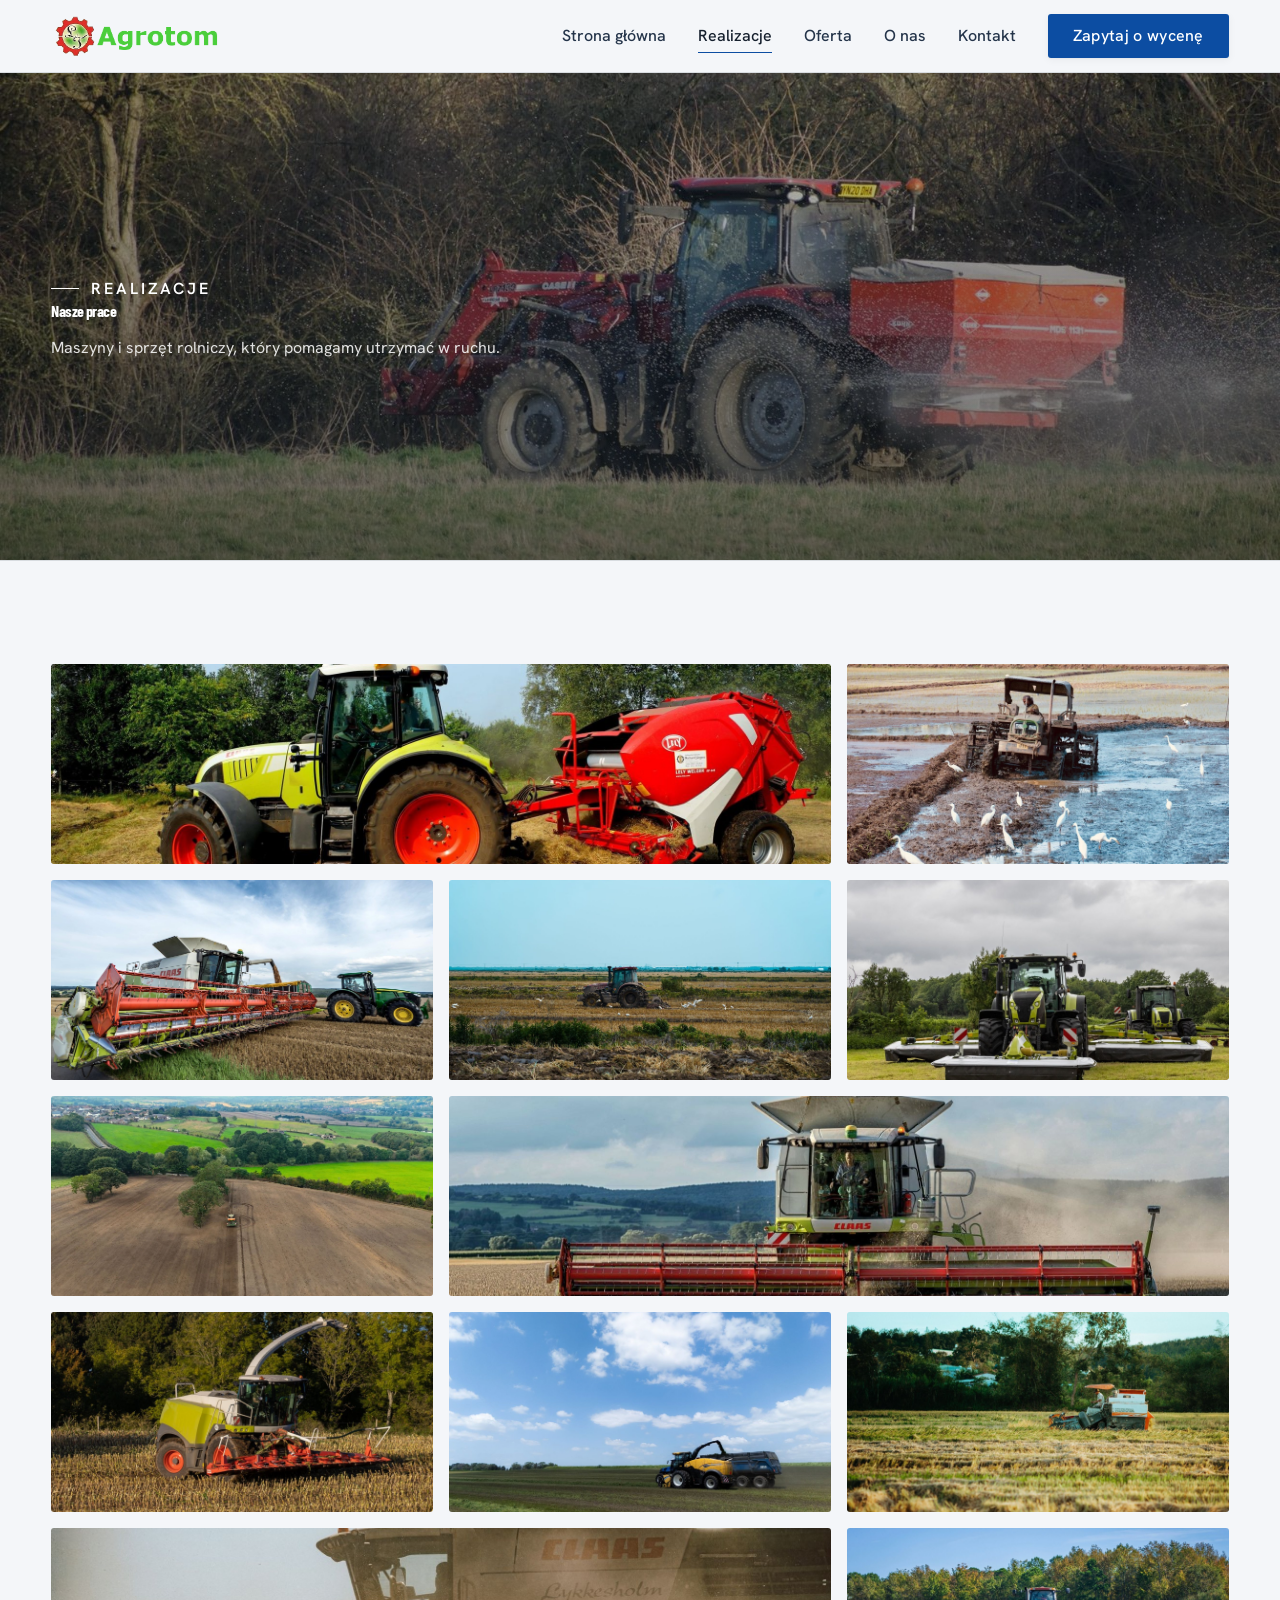
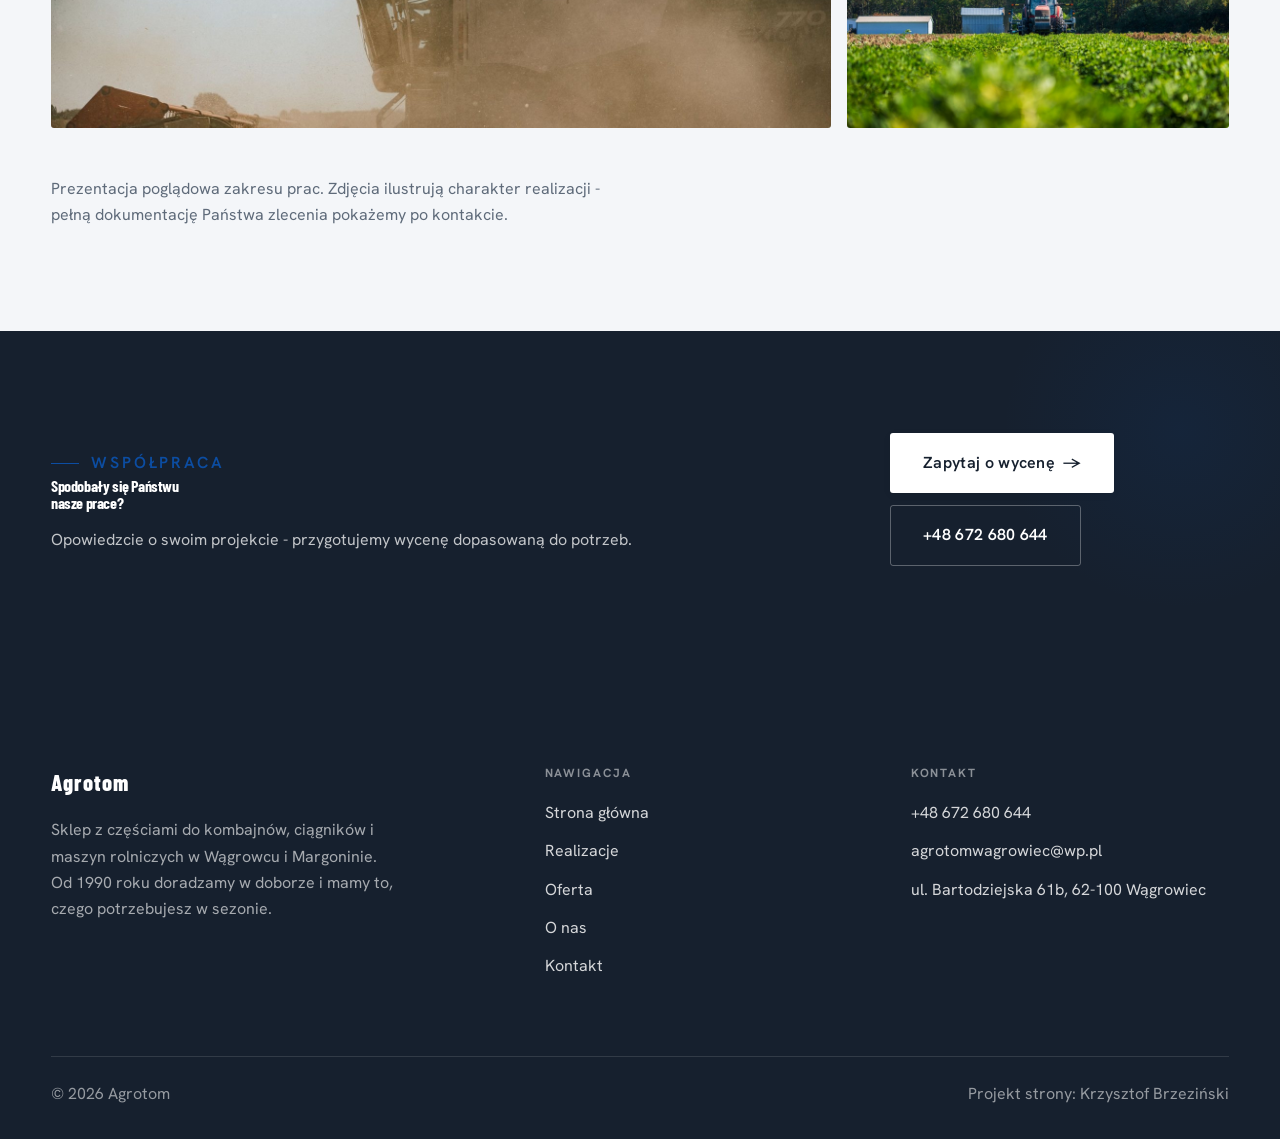
<file: realizacje.html>
<!DOCTYPE html>
<html lang="pl">
<head>
<meta charset="UTF-8">
<meta name="viewport" content="width=device-width, initial-scale=1.0">
<title>Realizacje - Agrotom</title>
<meta name="description" content="Realizacje Agrotom: Instalacja, Naprawa awarii, Montaż osprzętu, Ekipa przy pracy, Przed i po">
<link rel="preconnect" href="https://fonts.googleapis.com">
<link rel="preconnect" href="https://fonts.gstatic.com" crossorigin>
<link href="https://fonts.googleapis.com/css2?family=Barlow+Condensed:wght@500;600;700&family=Hanken+Grotesk:wght@400;500;600&display=swap" rel="stylesheet">
<link rel="stylesheet" href="assets/styles.css">
</head>
<body>

<header class="nav">
  <div class="wrap nav-inner">
    <a class="brand brand-has-logo" href="index.html"><img class="brand-logo" src="img/logo.png" alt="Agrotom"></a>
    <nav class="nav-links">
      <a href="index.html">Strona główna</a>
      <a href="realizacje.html" class="active">Realizacje</a>
      <a href="oferta.html">Oferta</a>
      <a href="o-nas.html">O nas</a>
      <a href="kontakt.html">Kontakt</a>
      <a href="kontakt.html" class="btn btn-accent">Zapytaj o wycenę</a>
    </nav>
    <button class="nav-toggle" aria-label="Menu"><span></span><span></span><span></span></button>
  </div>
</header>

<section class="pagehead">
  <img src="img/g5.jpg" alt="Agrotom - Nasze prace">
  <div class="wrap">
    <span class="eyebrow">Realizacje</span>
    <h1>Nasze prace</h1>
    <p>Maszyny i sprzęt rolniczy, który pomagamy utrzymać w ruchu.</p>
  </div>
</section>
<section>
  <div class="wrap">
    <div class="gallery">
      <div class="tile t-two3 reveal"><img src="img/g1.jpg" alt="Instalacja" loading="lazy"><div class="cap">Instalacja</div></div>
      <div class="tile t-third reveal"><img src="img/g2.jpg" alt="Naprawa awarii" loading="lazy"><div class="cap">Naprawa awarii</div></div>
      <div class="tile t-third reveal"><img src="img/g3.jpg" alt="Montaż osprzętu" loading="lazy"><div class="cap">Montaż osprzętu</div></div>
      <div class="tile t-third reveal"><img src="img/g4.jpg" alt="Ekipa przy pracy" loading="lazy"><div class="cap">Ekipa przy pracy</div></div>
      <div class="tile t-third reveal"><img src="img/g6.jpg" alt="Przed i po" loading="lazy"><div class="cap">Przed i po</div></div>
      <div class="tile t-third reveal"><img src="img/g7.jpg" alt="Gotowa praca" loading="lazy"><div class="cap">Gotowa praca</div></div>
      <div class="tile t-two3 reveal"><img src="img/g8.jpg" alt="Agrotom" loading="lazy"></div>
      <div class="tile t-third reveal"><img src="img/g9.jpg" alt="Agrotom" loading="lazy"></div>
      <div class="tile t-third reveal"><img src="img/g10.jpg" alt="Agrotom" loading="lazy"></div>
      <div class="tile t-third reveal"><img src="img/g11.jpg" alt="Agrotom" loading="lazy"></div>
      <div class="tile t-two3 reveal"><img src="img/g12.jpg" alt="Agrotom" loading="lazy"></div>
      <div class="tile t-third reveal"><img src="img/g13.jpg" alt="Agrotom" loading="lazy"></div>
    </div>
    <p class="muted reveal" style="margin-top:var(--space-7);font-size:var(--text-sm);max-width:62ch">Prezentacja poglądowa zakresu prac. Zdjęcia ilustrują charakter realizacji - pełną dokumentację Państwa zlecenia pokażemy po kontakcie.</p>
  </div>
</section>
<section class="cta">
  <div class="wrap">
    <div class="reveal">
      <span class="eyebrow">Współpraca</span>
      <h2>Spodobały się Państwu nasze prace?</h2>
      <p>Opowiedzcie o swoim projekcie - przygotujemy wycenę dopasowaną do potrzeb.</p>
    </div>
    <div class="cta-actions reveal">
      <a href="kontakt.html" class="btn btn-light">Zapytaj o wycenę <span class="arr">→</span></a>
      <a href="tel:+48672680644" class="btn btn-ghost" style="color:#fff;border-color:rgba(255,255,255,.3)">+48 672 680 644</a>
    </div>
  </div>
</section>

<footer>
  <div class="wrap">
    <div class="foot-grid">
      <div class="foot-brand">
        <div class="name">Agrotom</div>
        <p>Sklep z częściami do kombajnów, ciągników i maszyn rolniczych w Wągrowcu i Margoninie. Od 1990 roku doradzamy w doborze i mamy to, czego potrzebujesz w sezonie.</p>
      </div>
      <div class="foot-col">
        <h4>Nawigacja</h4>
        <a href="index.html">Strona główna</a>
        <a href="realizacje.html">Realizacje</a>
        <a href="oferta.html">Oferta</a>
        <a href="o-nas.html">O nas</a>
        <a href="kontakt.html">Kontakt</a>
      </div>
      <div class="foot-col">
        <h4>Kontakt</h4>
        <a href="tel:+48672680644">+48 672 680 644</a>
        <a href="mailto:agrotomwagrowiec@wp.pl">agrotomwagrowiec@wp.pl</a>
        <p>ul. Bartodziejska 61b, 62-100 Wągrowiec</p>
      </div>
    </div>
    <div class="foot-bot">
      <span>© 2026 Agrotom</span>
      <span>Projekt strony: Krzysztof Brzeziński</span>
    </div>
  </div>
</footer>


<script src="assets/main.js"></script>
</body>
</html>
</file>
<file: assets/styles.css>
/* ============================================================
   STOLBASZ — premium, architektoniczny B2B fit-out
   Jasna paleta, zero brązu. System wg premium-web-craft.
   Projekt strony: Krzysztof Brzeziński
   ============================================================ */

:root{
  /* PALETA — jasna, architektoniczna, chłodna */
  --paper:#F4F6F9;          /* główne tło */
  --paper-2:#E5EAF1;        /* sekcje alternatywne (chłodny jasny szary) */
  --paper-3:#E5EAF1;        /* delikatne wypełnienia */
  --ink:#16202E;            /* tekst główny — chłodny grafit */
  --ink-soft:#24344A;       /* nagłówki drugorzędne */
  --muted:#5F6B7A;          /* tekst poboczny */
  --line:rgba(22,32,46,.12);/* hairline */
  --accent:#0C4DA2;         /* stonowany petrol-slate — jedyny akcent */
  --accent-d:#093A7C;
  --accent-soft:rgba(12,77,162,.10);
  --dark:#16202E;           /* sekcje ciemne (stopka/CTA) */

  /* ODSTĘPY — skala 4/8 */
  --space-1:4px; --space-2:8px; --space-3:12px; --space-4:16px; --space-5:24px;
  --space-6:32px; --space-7:48px; --space-8:64px; --space-9:96px; --space-10:128px;

  /* TYPOGRAFIA — fluid clamp() */
  --text-sm:clamp(.82rem,.8rem+.1vw,.9rem);
  --text-base:clamp(1rem,.97rem+.15vw,1.1rem);
  --text-lg:clamp(1.12rem,1.05rem+.3vw,1.3rem);
  --text-h3:clamp(1.2rem,1.1rem+.5vw,1.5rem);
  --text-h2:clamp(1.9rem,1.5rem+1.9vw,2.8rem);
  --text-h1:clamp(2.6rem,1.9rem+3.6vw,4.6rem);

  /* PROMIENIE — architektoniczne, raczej ostre */
  --r-sm:3px; --r-md:6px; --r-lg:10px;

  /* RUCH */
  --ease:cubic-bezier(.25,.46,.45,.94); --dur:.24s;

  /* CIENIE — miękkie, warstwowe */
  --sh-sm:0 1px 2px rgba(16,24,32,.04), 0 2px 8px rgba(16,24,32,.05);
  --sh-md:0 2px 6px rgba(16,24,32,.05), 0 12px 28px -8px rgba(16,24,32,.12);
  --sh-lg:0 6px 14px rgba(16,24,32,.07), 0 26px 56px -18px rgba(16,24,32,.22);

  --hairline:1px solid var(--line);

  --font-display:'Barlow Condensed','Hanken Grotesk',sans-serif;
  --font-body:'Hanken Grotesk',sans-serif;
}

*{box-sizing:border-box;margin:0;padding:0}
html{scroll-behavior:smooth}
body{
  font-family:var(--font-body);
  font-size:var(--text-base);
  line-height:1.65;
  color:var(--ink);
  background:var(--paper);
  -webkit-font-smoothing:antialiased;
  text-rendering:optimizeLegibility;
}
img{max-width:100%;display:block}
a{color:inherit;text-decoration:none}

.wrap{width:min(92%,1180px);margin-inline:auto}
section{padding-block:clamp(52px,6.5vw,96px)}

h1,h2,h3{font-family:var(--font-display);font-weight:700;line-height:1.08;letter-spacing:-.02em;color:var(--ink)}
h1{font-size:var(--text-h1);letter-spacing:-.035em}
h2{font-size:var(--text-h2);letter-spacing:-.025em}
h3{font-size:var(--text-h3)}
p{max-width:65ch}

.eyebrow{
  font-family:var(--font-body);
  font-size:var(--text-sm);
  font-weight:600;
  letter-spacing:.18em;
  text-transform:uppercase;
  color:var(--accent);
  display:inline-flex;align-items:center;gap:var(--space-3);
}
.eyebrow::before{content:"";width:28px;height:1px;background:var(--accent);display:inline-block}

.muted{color:var(--muted)}
.lead{font-size:var(--text-lg);line-height:1.55;color:var(--ink-soft);max-width:50ch}

/* ---------- BUTTONS ---------- */
.btn{
  display:inline-flex;align-items:center;gap:var(--space-2);
  font-weight:600;font-size:var(--text-sm);letter-spacing:.02em;
  padding:var(--space-4) var(--space-6);
  border-radius:var(--r-sm);
  transition:transform var(--dur) var(--ease),box-shadow var(--dur) var(--ease),background var(--dur) var(--ease);
  cursor:pointer;border:1px solid transparent;
}
.btn-accent{background:var(--accent);color:#fff;box-shadow:var(--sh-sm)}
.btn-accent:hover{background:var(--accent-d);transform:translateY(-2px);box-shadow:var(--sh-md)}
.btn-accent:active{transform:translateY(0);box-shadow:var(--sh-sm)}
.btn-ghost{background:transparent;color:var(--ink);border-color:var(--line)}
.btn-ghost:hover{border-color:var(--accent);color:var(--accent);transform:translateY(-2px)}
.btn-light{background:#fff;color:var(--ink);box-shadow:var(--sh-sm)}
.btn-light:hover{transform:translateY(-2px);box-shadow:var(--sh-md)}
.btn .arr{transition:transform var(--dur) var(--ease)}
.btn:hover .arr{transform:translateX(4px)}

/* ---------- NAV ---------- */
.nav{
  position:sticky;top:0;z-index:50;
  background:color-mix(in srgb,var(--paper) 88%,transparent);
  backdrop-filter:saturate(140%) blur(10px);
  border-bottom:var(--hairline);
}
.nav-inner{display:flex;align-items:center;justify-content:space-between;height:72px}
.brand{display:flex;flex-direction:column;line-height:1}
.brand .name{font-family:var(--font-display);font-weight:800;font-size:1.35rem;letter-spacing:.04em}
.brand .sub{font-size:.62rem;letter-spacing:.34em;text-transform:uppercase;color:var(--muted);margin-top:5px}
.nav-links{display:flex;align-items:center;gap:var(--space-6)}
.nav-links a{font-size:var(--text-sm);font-weight:500;color:var(--ink-soft);position:relative;padding-block:4px;transition:color var(--dur) var(--ease)}
.nav-links a::after{content:"";position:absolute;left:0;bottom:0;width:0;height:1.5px;background:var(--accent);transition:width var(--dur) var(--ease)}
.nav-links a:hover,.nav-links a.active{color:var(--ink)}
.nav-links a:hover::after,.nav-links a.active::after{width:100%}
.nav-links .btn{padding:var(--space-2) var(--space-5)}
/* przyciski w nav: właściwy kolor (przebij .nav-links a) + bez podkreślenia */
.nav-links a.btn-accent{color:#fff}
.nav-links a.btn-ghost,.nav-links a.btn-light{color:var(--ink)}
.nav-links a.btn::after{display:none}
.nav-toggle{display:none;background:none;border:none;cursor:pointer;flex-direction:column;gap:5px;padding:8px}
.nav-toggle span{width:24px;height:2px;background:var(--ink);transition:var(--dur)}

/* ---------- HERO (split) ---------- */
.hero{position:relative;overflow:hidden;border-bottom:var(--hairline)}
.hero-grid{display:grid;grid-template-columns:1.05fr .95fr;gap:clamp(24px,4vw,60px);align-items:center;
  padding-block:clamp(36px,4.5vw,64px)}
.hero-copy .eyebrow{margin-bottom:var(--space-5)}
.hero-copy h1{margin-bottom:var(--space-5)}
.hero-copy .lead{margin-bottom:var(--space-7)}
.hero-actions{display:flex;flex-wrap:wrap;gap:var(--space-4)}
.hero-art{position:relative;aspect-ratio:4/3;border-radius:var(--r-lg);overflow:hidden;box-shadow:var(--sh-lg)}
.hero-art img{width:100%;height:100%;object-fit:cover}
.hero-art::after{content:"";position:absolute;inset:0;background:linear-gradient(180deg,transparent 55%,rgba(18,24,28,.28))}
.hero-badge{position:absolute;left:var(--space-5);bottom:var(--space-5);z-index:2;
  background:rgba(252,252,251,.94);backdrop-filter:blur(4px);
  border-radius:var(--r-md);padding:var(--space-4) var(--space-5);box-shadow:var(--sh-md);max-width:78%}
.hero-badge strong{display:block;font-family:var(--font-display);font-size:1rem;letter-spacing:-.01em}
.hero-badge span{font-size:var(--text-sm);color:var(--muted)}

/* ---------- HERO duży / kinowy (strona główna) ---------- */
.hero-cine{position:relative;min-height:clamp(560px,82vh,840px);min-height:clamp(560px,82svh,840px);display:flex;align-items:center;overflow:hidden;border-bottom:var(--hairline)}
.hero-cine>img{position:absolute;inset:0;width:100%;height:100%;object-fit:cover;z-index:0}
.hero-cine::after{content:"";position:absolute;inset:0;z-index:1;
  background:linear-gradient(95deg,rgba(13,18,23,.86) 0%,rgba(13,18,23,.64) 32%,rgba(13,18,23,.24) 62%,rgba(13,18,23,.04) 100%)}
.hero-cine .wrap{position:relative;z-index:2;padding-block:var(--space-8)}
.hero-cine .hero-copy{max-width:660px}
.hero-cine .eyebrow{color:#fff;margin-bottom:var(--space-5)}
.hero-cine .eyebrow::before{background:#fff}
.hero-cine h1{color:#fff;margin-bottom:var(--space-5);font-size:clamp(2.9rem,2rem+4.4vw,5.2rem)}
.hero-cine .lead{color:rgba(255,255,255,.92);max-width:48ch;margin-bottom:var(--space-7)}
.hero-cine .hero-actions{display:flex;flex-wrap:wrap;gap:var(--space-4)}
@media(max-width:680px){
  .hero-cine{min-height:clamp(520px,76vh,640px);min-height:clamp(520px,76svh,640px);align-items:flex-end}
  .hero-cine::after{background:linear-gradient(0deg,rgba(13,18,23,.9) 6%,rgba(13,18,23,.45) 55%,rgba(13,18,23,.25) 100%)}
  .hero-cine .wrap{padding-bottom:var(--space-9)}
}

/* full-bleed hero variant (podstrony) */
.pagehead{position:relative;min-height:46vh;min-height:46svh;display:flex;align-items:flex-end;overflow:hidden;border-bottom:var(--hairline)}
.pagehead img{position:absolute;inset:0;width:100%;height:100%;object-fit:cover}
.pagehead::after{content:"";position:absolute;inset:0;background:linear-gradient(180deg,rgba(18,24,28,.25),rgba(18,24,28,.62))}
.pagehead .wrap{position:relative;z-index:2;padding-block:var(--space-9);color:#fff}
.pagehead h1{color:#fff;max-width:18ch}
.pagehead .eyebrow{color:#fff}
.pagehead .eyebrow::before{background:#fff}
.pagehead p{color:rgba(255,255,255,.86);margin-top:var(--space-4);max-width:54ch}

/* ---------- STRIP (pasek skrótów / liczby) ---------- */
.strip{background:var(--dark);color:#fff}
.strip .wrap{display:grid;grid-template-columns:repeat(4,1fr);gap:var(--space-6);padding-block:var(--space-8)}
.strip .item .k{font-family:var(--font-display);font-size:clamp(1.6rem,1.2rem+1.4vw,2.4rem);font-weight:800;letter-spacing:-.02em;color:#fff}
.strip .item .v{font-size:var(--text-sm);color:rgba(255,255,255,.66);margin-top:var(--space-2);line-height:1.45}
.strip .item{border-left:2px solid var(--accent);padding-left:var(--space-5)}

/* ---------- SECTION HEAD ---------- */
.head{max-width:48rem;margin-bottom:var(--space-8)}
.head.center{margin-inline:auto;text-align:center}
.head .eyebrow{margin-bottom:var(--space-4)}
.head h2{margin-bottom:var(--space-4)}
.head p{color:var(--muted);font-size:var(--text-lg);line-height:1.55}
.head.center p{margin-inline:auto}

/* ---------- INTRO SPLIT ---------- */
.split{display:grid;grid-template-columns:.92fr 1.08fr;gap:clamp(28px,5vw,80px);align-items:center}
.split.rev{grid-template-columns:1.08fr .92fr}
.split.rev .split-art{order:-1}
.split-art{position:relative;aspect-ratio:5/4;border-radius:var(--r-lg);overflow:hidden;box-shadow:var(--sh-lg)}
.split-art img{width:100%;height:100%;object-fit:cover}
.split-copy h2{margin-bottom:var(--space-5)}
.split-copy p+p{margin-top:var(--space-4)}
.split-copy .btn{margin-top:var(--space-6)}

/* ---------- SERVICES (zakres) ---------- */
.svc-grid{display:grid;grid-template-columns:repeat(auto-fit,minmax(280px,1fr));gap:var(--space-5)}
.svc{background:#fff;border:var(--hairline);border-radius:var(--r-md);padding:var(--space-7) var(--space-6);
  transition:transform var(--dur) var(--ease),box-shadow var(--dur) var(--ease),border-color var(--dur) var(--ease);
  position:relative;overflow:hidden}
.svc::before{content:"";position:absolute;left:0;top:0;width:3px;height:0;background:var(--accent);transition:height var(--dur) var(--ease)}
.svc:hover{transform:translateY(-4px);box-shadow:var(--sh-md);border-color:transparent}
.svc:hover::before{height:100%}
.svc .ic{font-family:var(--font-display);font-size:.8rem;font-weight:700;letter-spacing:.12em;color:var(--accent);margin-bottom:var(--space-4)}
.svc h3{margin-bottom:var(--space-3);font-size:1.22rem}
.svc p{color:var(--muted);font-size:var(--text-base);line-height:1.6}

/* big detailed service rows */
.svc-row{display:grid;grid-template-columns:.8fr 1.2fr;gap:clamp(20px,4vw,60px);align-items:center;padding-block:var(--space-8)}
.svc-row+.svc-row{border-top:var(--hairline)}
.svc-row.rev{grid-template-columns:1.2fr .8fr}
.svc-row.rev .svc-row-art{order:-1}
.svc-row-art{aspect-ratio:4/3;border-radius:var(--r-md);overflow:hidden;box-shadow:var(--sh-md)}
.svc-row-art img{width:100%;height:100%;object-fit:cover}
.svc-row h3{font-size:1.5rem;margin-bottom:var(--space-4)}
.svc-row .num{font-family:var(--font-display);font-size:.85rem;font-weight:700;letter-spacing:.14em;color:var(--accent);display:block;margin-bottom:var(--space-3)}
.svc-row ul{list-style:none;margin-top:var(--space-4);display:flex;flex-direction:column;gap:var(--space-2)}
.svc-row li{position:relative;padding-left:var(--space-5);color:var(--muted);font-size:var(--text-base)}
.svc-row li::before{content:"";position:absolute;left:0;top:.62em;width:8px;height:1px;background:var(--accent)}

/* ---------- GALLERY (realizacje) ---------- */
.gallery{display:grid;grid-template-columns:repeat(12,1fr);gap:var(--space-4);grid-auto-rows:200px}
/* GALERIA MASONRY — pionowe zdjęcia (portrety beauty/wellness) bez przycinania: kolumny, height auto */
.gallery-masonry{column-count:3;column-gap:var(--space-4)}
@media(max-width:900px){.gallery-masonry{column-count:2}}
@media(max-width:560px){.gallery-masonry{column-count:1}}
.gallery-masonry .m-tile{break-inside:avoid;margin:0 0 var(--space-4);padding:0;position:relative;overflow:hidden;border-radius:var(--r-md);border:1px solid var(--line)}
.gallery-masonry .m-tile img{width:100%;height:auto;display:block}
.gallery-masonry .m-tile .cap{position:absolute;left:0;right:0;bottom:0;padding:var(--space-4);color:#fff;background:linear-gradient(0deg,rgba(0,0,0,.55),transparent);font-size:var(--text-sm)}
.tile{position:relative;overflow:hidden;border-radius:var(--r-md);box-shadow:var(--sh-sm);
  transition:transform var(--dur) var(--ease),box-shadow var(--dur) var(--ease)}
.tile img{width:100%;height:100%;object-fit:cover;transition:transform .6s var(--ease)}
.tile:hover{box-shadow:var(--sh-md)}
.tile:hover img{transform:scale(1.05)}
.tile .cap{position:absolute;left:0;right:0;bottom:0;padding:var(--space-5) var(--space-4) var(--space-4);
  background:linear-gradient(transparent,rgba(18,24,28,.78));color:#fff;
  font-size:var(--text-sm);font-weight:600;letter-spacing:.01em;
  opacity:0;transform:translateY(8px);transition:var(--dur) var(--ease)}
.tile:hover .cap{opacity:1;transform:translateY(0)}
.tile .cap small{display:block;font-weight:400;opacity:.78;letter-spacing:.04em;text-transform:uppercase;font-size:.66rem;margin-top:3px}
/* bento spans */
.t-wide{grid-column:span 6}
.t-tall{grid-column:span 6;grid-row:span 2}
.t-std{grid-column:span 6}
.t-third{grid-column:span 4}
.t-two3{grid-column:span 8}

/* ---------- TRUST / WIARYGODNOŚĆ ---------- */
.trust{background:var(--paper-2)}
.trust-grid{display:grid;grid-template-columns:repeat(auto-fit,minmax(240px,1fr));gap:var(--space-5);margin-top:var(--space-7)}
.trust-card{background:#fff;border-radius:var(--r-md);padding:var(--space-7) var(--space-6);box-shadow:var(--sh-sm);border-top:3px solid var(--accent)}
.trust-card .big{font-family:var(--font-display);font-size:clamp(1.8rem,1.3rem+1.6vw,2.6rem);font-weight:800;letter-spacing:-.02em;color:var(--ink);line-height:1}
.trust-card h3{font-size:1.12rem;margin:var(--space-3) 0 var(--space-2)}
.trust-card p{color:var(--muted);font-size:var(--text-base);line-height:1.55}

/* ---------- CTA band ---------- */
.cta{background:var(--dark);color:#fff;position:relative;overflow:hidden}
.cta .wrap{display:grid;grid-template-columns:1.4fr .6fr;gap:var(--space-7);align-items:center;position:relative;z-index:2}
.cta h2{color:#fff;max-width:20ch}
.cta p{color:rgba(255,255,255,.74);margin-top:var(--space-4)}
.cta-actions{display:flex;flex-direction:column;gap:var(--space-3);align-items:flex-start}
.cta::before{content:"";position:absolute;right:-80px;top:-80px;width:360px;height:360px;border-radius:50%;
  background:radial-gradient(circle,var(--accent-soft),transparent 70%)}

/* ---------- CONTACT ---------- */
.contact-grid{display:grid;grid-template-columns:.85fr 1.15fr;gap:clamp(28px,4vw,56px);align-items:start}
.info-list{display:flex;flex-direction:column;gap:var(--space-2)}
.info-row{display:flex;gap:var(--space-4);align-items:flex-start;padding-block:var(--space-4);border-bottom:var(--hairline)}
.info-row .ic{flex:none;width:42px;height:42px;display:grid;place-items:center;border-radius:50%;
  background:var(--accent-soft);color:var(--accent);font-size:1.05rem}
.info-row .lbl{font-size:.72rem;letter-spacing:.14em;text-transform:uppercase;color:var(--muted)}
.info-row .val{font-weight:600;font-size:var(--text-base);margin-top:2px}
.info-row a.val:hover{color:var(--accent)}
.map{border:none;border-radius:var(--r-lg);box-shadow:var(--sh-md);width:100%;height:100%;min-height:380px;filter:grayscale(.2) contrast(1.02)}
.form{background:#fff;border:var(--hairline);border-radius:var(--r-lg);padding:clamp(24px,3vw,40px);box-shadow:var(--sh-sm)}
.form .fld{margin-bottom:var(--space-5)}
.form label{display:block;font-size:var(--text-sm);font-weight:600;margin-bottom:var(--space-2)}
.form input,.form textarea{width:100%;font-family:inherit;font-size:var(--text-base);color:var(--ink);
  padding:var(--space-4);border:var(--hairline);border-radius:var(--r-sm);background:var(--paper);transition:border-color var(--dur)}
.form input:focus,.form textarea:focus{outline:none;border-color:var(--accent);background:#fff}
.form textarea{resize:vertical;min-height:120px}
.form .note{font-size:var(--text-sm);color:var(--muted);margin-top:var(--space-3)}

/* ---------- FOOTER ---------- */
footer{background:var(--dark);color:#fff;padding-block:var(--space-9) var(--space-6)}
.foot-grid{display:grid;grid-template-columns:1.4fr 1fr 1fr;gap:var(--space-7);margin-bottom:var(--space-8)}
.foot-brand .name{font-family:var(--font-display);font-weight:800;font-size:1.4rem;letter-spacing:.04em}
.foot-brand p{color:rgba(255,255,255,.62);margin-top:var(--space-4);font-size:var(--text-base);max-width:38ch}
.foot-col h4{font-size:.74rem;letter-spacing:.16em;text-transform:uppercase;color:rgba(255,255,255,.5);margin-bottom:var(--space-4)}
.foot-col a,.foot-col p{display:block;color:rgba(255,255,255,.82);font-size:var(--text-base);margin-bottom:var(--space-3)}
.foot-col a:hover{color:#fff}
.foot-bot{border-top:1px solid rgba(255,255,255,.12);padding-top:var(--space-5);display:flex;justify-content:space-between;flex-wrap:wrap;gap:var(--space-3);
  font-size:var(--text-sm);color:rgba(255,255,255,.55)}
.foot-bot a:hover{color:#fff}

/* ---------- REVEAL ---------- */
.reveal{opacity:0;transform:translateY(22px);transition:opacity .6s var(--ease),transform .6s var(--ease)}
.reveal.in{opacity:1;transform:none}

/* ---------- RESPONSIVE ---------- */
@media(max-width:920px){
  .hero-grid,.split,.split.rev,.svc-row,.svc-row.rev,.cta .wrap,.contact-grid,.foot-grid{grid-template-columns:1fr}
  .split.rev .split-art,.svc-row.rev .svc-row-art{order:0}
  .hero-art{aspect-ratio:16/10;max-height:420px}
  .strip .wrap{grid-template-columns:repeat(2,1fr);gap:var(--space-7)}
  .gallery{grid-auto-rows:180px}
  .t-wide,.t-tall,.t-std,.t-third,.t-two3{grid-column:span 6}
  .t-tall{grid-row:span 1}
  .cta-actions{flex-direction:row;flex-wrap:wrap}
  .foot-grid{gap:var(--space-6)}
}
@media(max-width:680px){
  .nav-links{position:fixed;inset:72px 0 auto 0;background:var(--paper);flex-direction:column;align-items:stretch;
    gap:0;padding:var(--space-4) 6%;border-bottom:var(--hairline);box-shadow:var(--sh-md);
    transform:translateY(-120%);transition:transform var(--dur) var(--ease)}
  .nav-links.open{transform:translateY(0)}
  .nav-links a{padding-block:var(--space-4);border-bottom:var(--hairline)}
  .nav-links .btn{margin-top:var(--space-3);justify-content:center}
  .nav-toggle{display:flex}
  .strip .wrap{grid-template-columns:1fr}
  .gallery{grid-template-columns:repeat(6,1fr)}
  .foot-grid{grid-template-columns:1fr}
}
@media(prefers-reduced-motion:reduce){
  *{animation-duration:.01ms!important;transition:none!important}
  .reveal{opacity:1!important;transform:none!important}
  html{scroll-behavior:auto}
}

/* ============================================================
   PREMIUM LAYER — destylat deep-researchu branż (anty-AI, spokój).
   Zmienne STOLBASZ (--accent/--ink/--paper/--line/--dark). Ruch ledwo
   zauważalny, krzywa cubic-bezier(.16,.84,.44,1); prefers-reduced-motion
   pokryte blanketem wyżej. Karty hairline zamiast cieni = #1 sygnał „nie-AI".
   ============================================================ */

/* więcej oddechu między sekcjami (liderzy: 110-130px) */
section{padding-block:clamp(64px,8vw,128px)}

/* 1) Aksamitny reveal — dłuższa, miękka krzywa zamiast „skoku" */
.reveal{transition:opacity .9s cubic-bezier(.16,.84,.44,1),transform .9s cubic-bezier(.16,.84,.44,1);will-change:opacity,transform}
/* stagger TYLKO w galerii (tam pozycja = porządek dzieci) */
.gallery .reveal:nth-child(2){transition-delay:.07s}
.gallery .reveal:nth-child(3){transition-delay:.14s}
.gallery .reveal:nth-child(4){transition-delay:.21s}
.gallery .reveal:nth-child(5){transition-delay:.28s}
.gallery .reveal:nth-child(6){transition-delay:.35s}

/* 2) Hero STATYCZNY na .hero-cine — Ken Burns CAŁKIEM WYŁĄCZONY 26.06 (3. zgłoszenie Szymona).
   GENEZA: animowanie scale na <img> hero z teksturami (cegły/framugi) re-samplinguje obraz
   klatka po klatce → na części ekranów drobne drganie/shimmer = „heroshot się trzęsie".
   translateY usunięto wcześniej, scale-only + will-change/GPU NIE wystarczyły do GWARANCJI gładkości.
   Krzysztof zażądał pewności („make sure, że błąd się nie pojawi") > efekt. Zero animacji = 0% drgania.
   Delikatny zoom zostaje TYLKO w pełnoekranowych hero gastro/studio (hg-bg/hs-bg — tło, inny
   mechanizm, chwalone, nigdy nie zgłaszane). NIE wracać do KB na .hero-cine bez realnego testu
   na sprzęcie klienta — to ryzyko regresji „trzęsienia”. */
/* BEZPIECZNY "wow" na hero = jednorazowy FADE-IN (opacity), nie zoom.
   opacity nie dotyka bitmapy → gładkie na KAŻDYM zdjęciu/ekranie/GPU, zero ryzyka migotania.
   Geometryczny ruch (scale/translate) na .hero-cine jest ZAKAZANY (bramka pilnuje). */
@keyframes heroFade{from{opacity:0}to{opacity:1}}
.hero-cine>img{transform:none;animation:heroFade 1.1s ease-out both}

/* 3) Akcentowy hairline pod nagłówkiem sekcji, który „rysuje się" przy wejściu */
.head h2{position:relative;padding-bottom:18px}
.head h2::after{content:"";position:absolute;left:0;bottom:0;height:1px;width:0;background:var(--accent);transition:width 1s cubic-bezier(.16,.84,.44,1) .15s}
.head.center h2::after{left:50%;transform:translateX(-50%)}
.head.reveal.in h2::after,.head.center.reveal.in h2::after{width:54px}

/* 4) Karty HAIRLINE zamiast cieni/zaokrągleń (najmocniejszy anty-AI detal) */
.svc{background:transparent;border:1px solid var(--line);border-radius:var(--r-sm);box-shadow:none}
.svc:hover{box-shadow:none;border-color:var(--accent);transform:translateY(-3px)}
.trust-card{background:transparent;box-shadow:none;border:1px solid var(--line);border-top:2px solid var(--accent);border-radius:var(--r-sm)}
.tile{box-shadow:none;border-radius:var(--r-sm)}
.tile:hover{box-shadow:none}

/* 5) Sticky-nav kondensuje się po przewinięciu (sygnał dopracowania) */
.nav{transition:box-shadow .4s ease,background .4s ease}
.nav.is-stuck{box-shadow:0 1px 0 var(--line),0 14px 30px -24px rgba(0,0,0,.45)}
.nav-inner{transition:height .35s var(--ease)}
.nav.is-stuck .nav-inner{height:60px}

/* 6) MANIFESTO — pełnoekranowy cytat-bohater (zastępuje generyczne „Dlaczego my") */
.manifesto{background:var(--paper-2);text-align:center}
.manifesto .wrap{max-width:60rem}
.manifesto p{font-family:var(--font-display);font-style:italic;font-size:clamp(1.6rem,1rem+2.4vw,2.8rem);line-height:1.32;color:var(--ink-soft);margin-inline:auto;max-width:26ch;position:relative;padding-top:var(--space-8)}
.manifesto p::before{content:"";position:absolute;top:0;left:50%;transform:translateX(-50%);width:54px;height:1px;background:var(--accent)}
.manifesto p span{color:var(--accent);font-style:italic}

/* 7) GATEWAYS — 3 duże bramy-zdjęcia (zamiast paska menu usług) */
.gateways{display:grid;grid-template-columns:repeat(3,1fr);gap:var(--space-4)}
.gateway{position:relative;aspect-ratio:3/4;overflow:hidden;border-radius:var(--r-sm);display:block}
.gateway img{width:100%;height:100%;object-fit:cover;transition:transform .8s var(--ease),filter .5s var(--ease)}
.gateway::after{content:"";position:absolute;inset:0;background:linear-gradient(180deg,transparent 38%,rgba(18,24,28,.74))}
.gateway:hover img{transform:scale(1.05);filter:brightness(1.05)}
.gateway .g-ttl{position:absolute;left:0;right:0;bottom:0;z-index:2;padding:var(--space-6) var(--space-5);color:#fff;font-family:var(--font-display);font-size:1.45rem;letter-spacing:-.01em;line-height:1.15}
.gateway .g-ttl small{display:block;font-family:var(--font-body);font-size:var(--text-sm);font-weight:400;opacity:.82;letter-spacing:.03em;margin-top:5px}
@media(max-width:760px){.gateways{grid-template-columns:1fr}.gateway{aspect-ratio:16/10}}

/* 8) LOGO klienta w nagłówku (gdy podane --logo) */
.brand-logo{height:40px;width:auto;max-width:220px;object-fit:contain;display:block}
.nav.is-stuck .brand-logo{height:34px}
@media(max-width:680px){.brand-logo{height:32px}}
</file>
